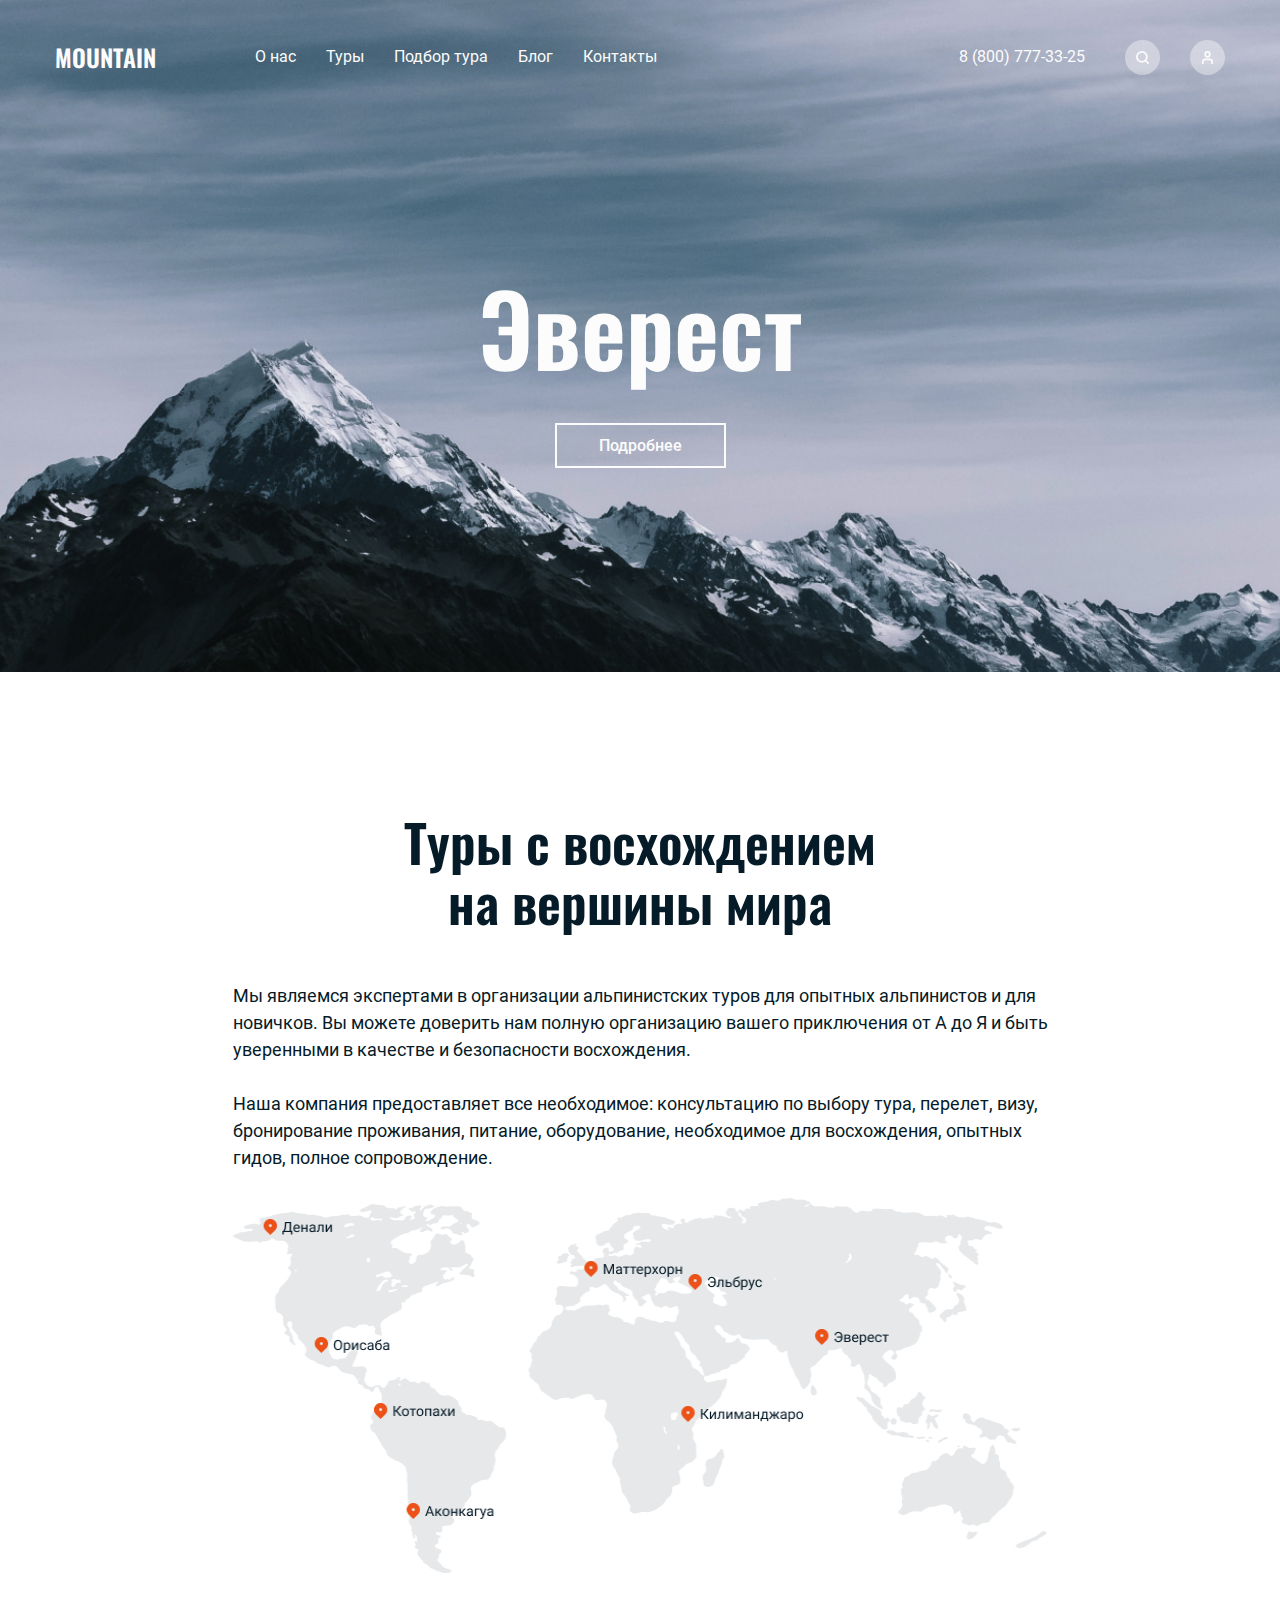
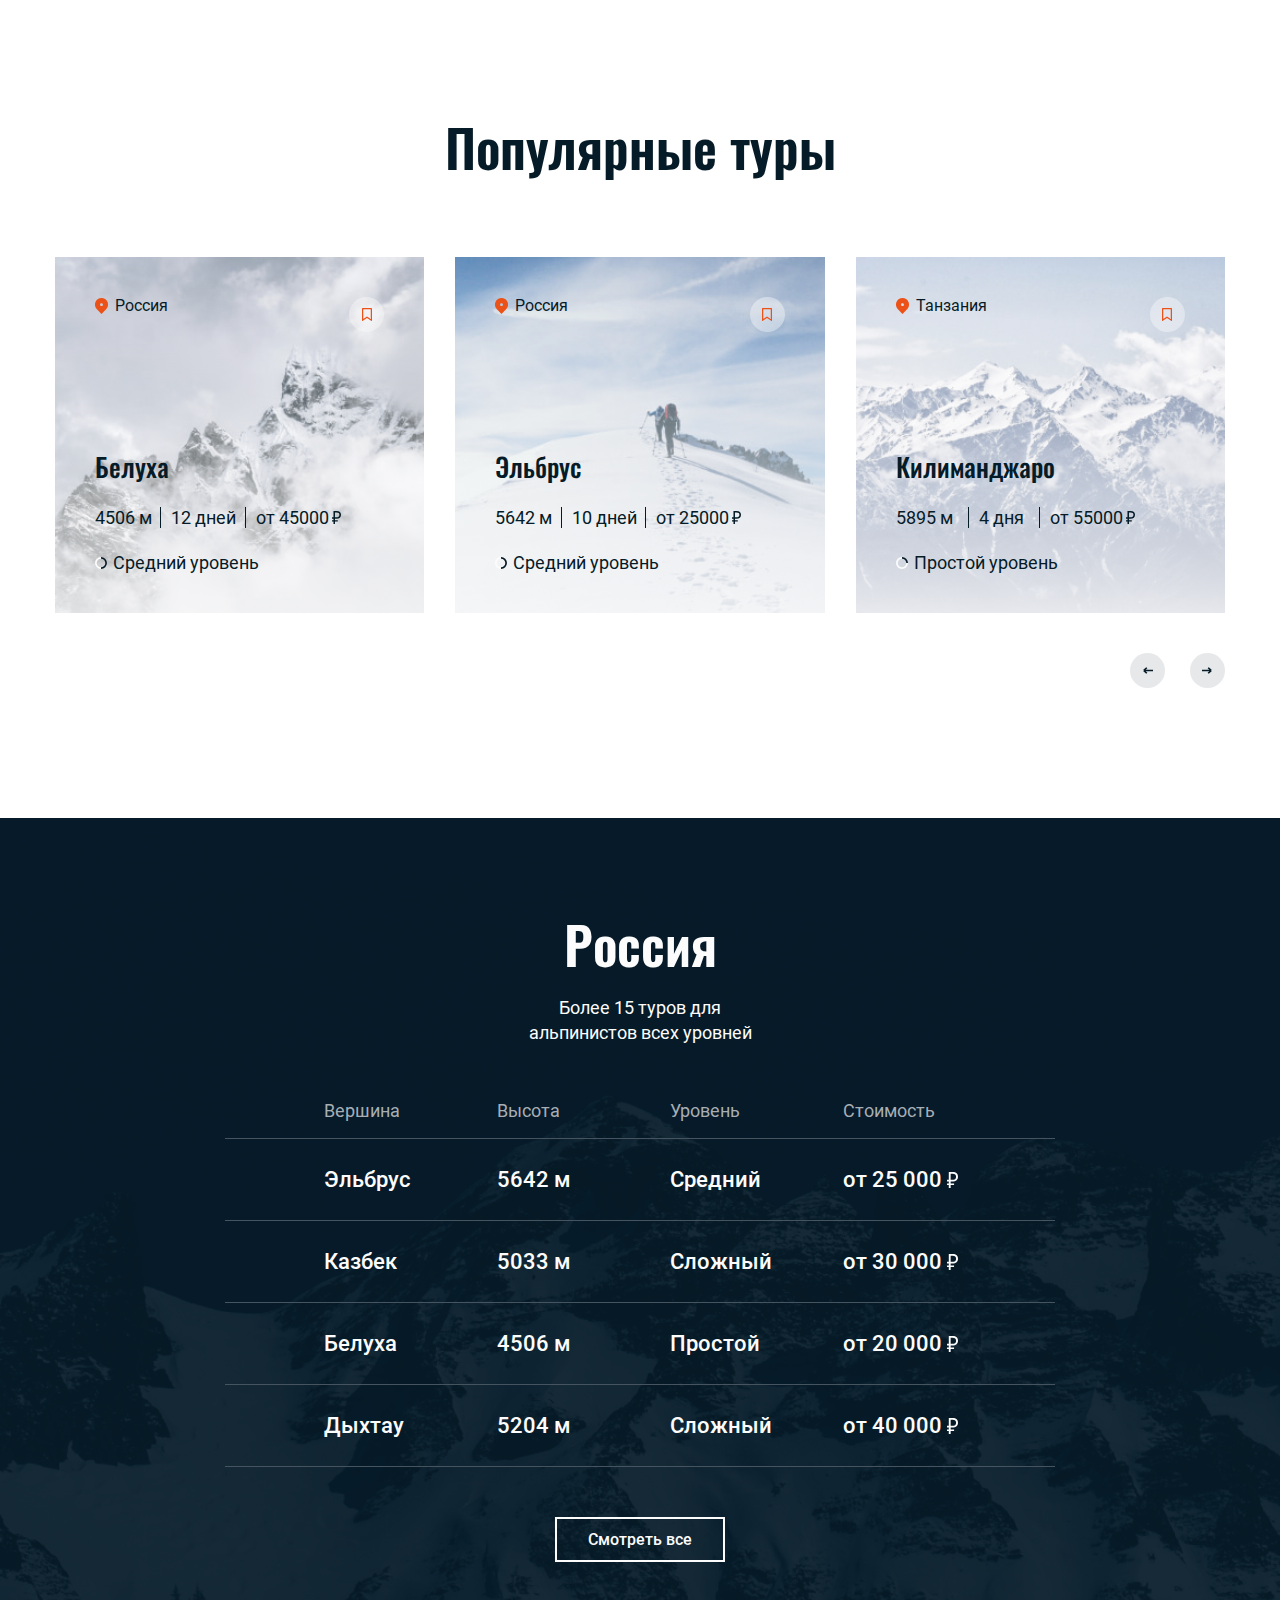
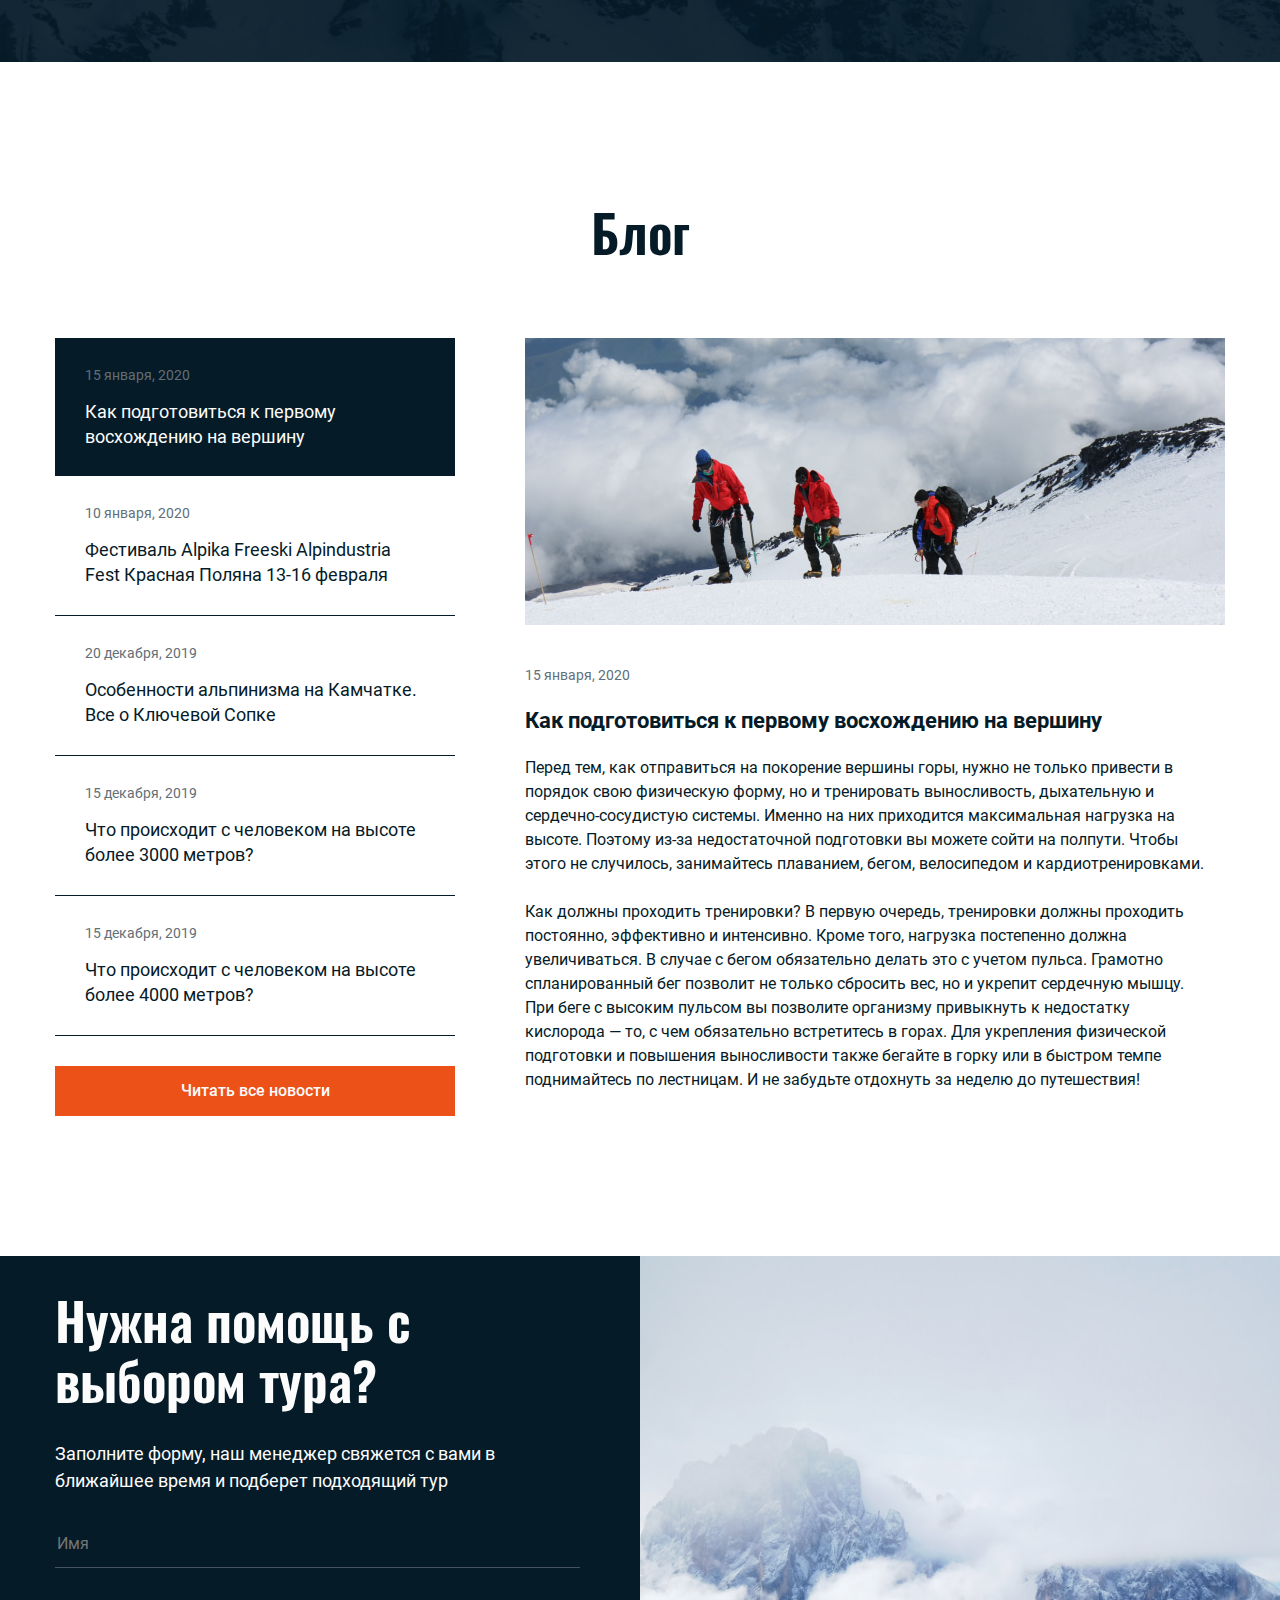
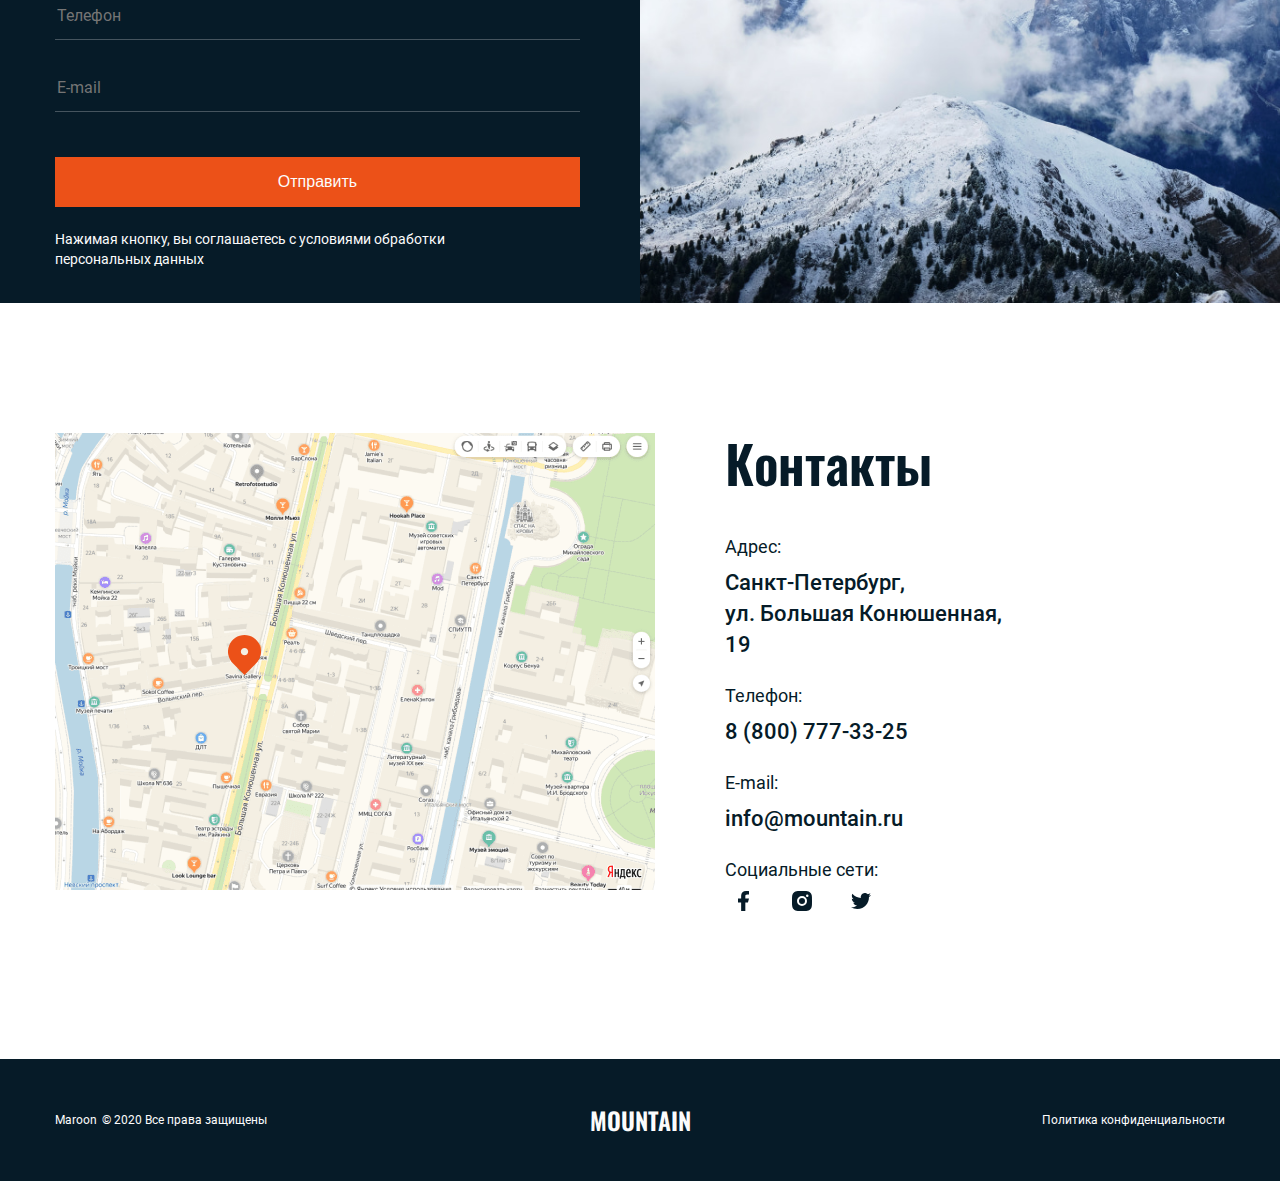
<file: index.html>
<!DOCTYPE html>

<html lang="ru">
    <head>
        <meta charset="utf-8">
		<title>MOUNTAIN. Туры с восхождением на вершины мира</title>
		<meta name="description" content="MOUNTAIN. Туры с восхождением на вершины мира">
		<meta name="keywords" content="Mountain, туры с восхождением, подбор туров, вершины мира, альпинизм, Эверест, Эльбрус">
		<meta name="viewport" content="width=device-width, initial-scale=1">
        <link rel="stylesheet" href="https://cdn.jsdelivr.net/npm/swiper@9/swiper-bundle.min.css">
        <link rel="stylesheet" href="./styles/fonts.css">
        <link rel="stylesheet" href="./styles/styles.css">
        <link rel="stylesheet" href="./styles/header.css">
        <link rel="stylesheet" href="./styles/page-main.css">
        <link rel="stylesheet" href="./styles/about-us.css">
        <link rel="stylesheet" href="./styles/popular-tours.css">
        <link rel="stylesheet" href="./styles/country.css">
        <link rel="stylesheet" href="./styles/blog.css">
        <link rel="stylesheet" href="./styles/help.css">
        <link rel="stylesheet" href="./styles/contacts.css">
        <link rel="stylesheet" href="./styles/footer.css">
    </head>

    <body class="page">
        <header class="header page__header">
            <div class="wrapper header-wrapper">
                <nav class="navigation">
                    <a class="logo navigation__link navigation__logo" href="index.html">Mountain</a>

                    <input class="burger-checkbox" type="checkbox" id="check-menu">
                    <label class="burger-label" for="check-menu"></label>

                    <div class="burger-menu">
                        <span class="burger-line line-first"></span>
                        <span class="burger-line line-second"></span>
                        <span class="burger-line line-third"></span>
                        <span class="burger-line line-fourth"></span>
                    </div>

                    <div class="navigation-burger">
                        <ul class="navigation__list navigation__list-one">
                            <li class="navigation__item">
                                <a class="navigation__link" href="#">О нас</a>
                            </li>
                            <li class="navigation__item">
                                <a class="navigation__link" href="#">Туры</a>
                            </li>
                            <li class="navigation__item">
                                <a class="navigation__link" href="#">Подбор тура</a>
                            </li>
                            <li class="navigation__item">
                                <a class="navigation__link" href="blog.html">Блог</a>
                            </li>
                            <li class="navigation__item">
                                <a class="navigation__link" href="#">Контакты</a>
                            </li>
                        </ul>

                        <ul class="navigation__list navigation__list-two">
                            <li class="navigation__item">
                                <a class="navigation__link navigation__phone" href="tel:+78007773325">8 (800) 777-33-25</a>
                            </li>
                            <li class="navigation__item">
                                <a class="navigation__link navigation__icon navigation__search" href="#">
                                    <span class="visually-hidden">Поиск</span>
                                </a>
                            </li>
                            <li class="navigation__item">
                                <a class="navigation__link navigation__icon navigation__account" href="#">
                                    <span class="visually-hidden">Личный кабинет</span>
                                </a>
                            </li>
                        </ul>
                    </div>
                </nav>

                <h1 class="visually-hidden">MOUNTAIN. Туры с восхождением на вершины мира</h1>

                <div class="promo">
                    <h2 class="title promo__title">Эверест</h2>
                    <a class="button promo__link" href="#">Подробнее</a>
                </div>
            </div>
		</header>

        <main class="page-main">
			<section class="about-us">
                <div class="about-us-wrapper">
                    <h2 class="title about-us__title">Туры с восхождением<br>на вершины мира</h2>
                    <p class="about-us__text">Мы являемся экспертами в организации альпинистских туров для опытных
                        альпинистов и для новичков. Вы можете доверить нам полную организацию вашего приключения
                        от А до Я и быть уверенными в качестве и безопасности восхождения.</p>

                    <p class="about-us__text">Наша компания предоставляет все необходимое: консультацию по выбору тура,
                        перелет, визу, бронирование проживания, питание, оборудование, необходимое для восхождения,
                        опытных гидов, полное сопровождение.</p>
                    <picture class="about-us__picture">
                        <source srcset="./images/map.png 1x, ./images/map@2x.png 2x" media="(min-width: 320px)">
                        <img class="about-us__image" src="./images/map.png" srcset="./images/map@2x.png" width="815" height="375" alt="Карта мира, на которой отмечены самые известные вершины мира">
                    </picture>
                </div>
			</section>

			<section class="popular-tours">
                <div class="wrapper popular-tours-wrapper">
                    <h2 class="title popular-tours__title">Популярные туры</h2>

                    <div class="swiper swiper-no-swiping">
                        <div class="mountains swiper-wrapper">
                            <div class="mountain mountain-one swiper-slide">
                                <h3 class="mountain__title">Белуха</h3>
                                <p class="mountain__country">Россия</p>
                                <button class="mountain__button" type="button">
                                    <svg width="10" height="13" xmlns="http://www.w3.org/2000/svg">
                                        <path d="M.625 0h8.75a.6226.6226 0 0 1 .442.1844.6322.6322 0 0 1 .183.4453v12.055a.3169.3169 0 0 1-.0432.1602.3138.3138 0 0 1-.118.1157.311.311 0 0 1-.3176-.0089L5 10.0946.4787 12.9511a.3102.3102 0 0 1-.3173.009.3131.3131 0 0 1-.118-.1155A.3165.3165 0 0 1 0 12.6847V.6297C0 .4627.0658.3025.183.1844A.6226.6226 0 0 1 .625 0ZM8.75 1.2595h-7.5v9.718L5 8.6091l3.75 2.3684v-9.718Z"/>
                                    </svg>
                                    <span class="visually-hidden">В закладки</span>
                                </button>
                                <div class="mountain__features">
                                    <p class="mountain__height">4506 м</p>
                                    <p class="mountain__time">12 дней</p>
                                    <p class="mountain__price">от 45000</p>
                                </div>
                                <p class="mountain__level">Средний уровень</p>
                            </div>

                            <div class="mountain mountain-two swiper-slide">
                                <h3 class="mountain__title">Эльбрус</h3>
                                <p class="mountain__country">Россия</p>
                                <button class="mountain__button" type="button">
                                    <svg width="10" height="13" fill="none" xmlns="http://www.w3.org/2000/svg">
                                        <path d="M.625 0h8.75a.6226.6226 0 0 1 .442.1844.6322.6322 0 0 1 .183.4453v12.055a.3169.3169 0 0 1-.0432.1602.3138.3138 0 0 1-.118.1157.311.311 0 0 1-.3176-.0089L5 10.0946.4787 12.9511a.3102.3102 0 0 1-.3173.009.3131.3131 0 0 1-.118-.1155A.3165.3165 0 0 1 0 12.6847V.6297C0 .4627.0658.3025.183.1844A.6226.6226 0 0 1 .625 0ZM8.75 1.2595h-7.5v9.718L5 8.6091l3.75 2.3684v-9.718Z" fill="#EC5118"/>
                                    </svg>
                                    <span class="visually-hidden">В закладки</span>
                                </button>
                                <div class="mountain__features">
                                    <p class="mountain__height">5642 м</p>
                                    <p class="mountain__time">10 дней</p>
                                    <p class="mountain__price">от 25000</p>
                                </div>
                                <p class="mountain__level">Средний уровень</p>
                            </div>

                            <div class="mountain mountain-three swiper-slide">
                                <h3 class="mountain__title">Килиманджаро</h3>
                                <p class="mountain__country">Танзания</p>
                                <button class="mountain__button" type="button">
                                    <svg width="10" height="13" fill="none" xmlns="http://www.w3.org/2000/svg">
                                        <path d="M.625 0h8.75a.6226.6226 0 0 1 .442.1844.6322.6322 0 0 1 .183.4453v12.055a.3169.3169 0 0 1-.0432.1602.3138.3138 0 0 1-.118.1157.311.311 0 0 1-.3176-.0089L5 10.0946.4787 12.9511a.3102.3102 0 0 1-.3173.009.3131.3131 0 0 1-.118-.1155A.3165.3165 0 0 1 0 12.6847V.6297C0 .4627.0658.3025.183.1844A.6226.6226 0 0 1 .625 0ZM8.75 1.2595h-7.5v9.718L5 8.6091l3.75 2.3684v-9.718Z" fill="#EC5118"/>
                                    </svg>
                                    <span class="visually-hidden">В закладки</span>
                                </button>
                                <div class="mountain__features">
                                    <p class="mountain__height">5895 м</p>
                                    <p class="mountain__time">4 дня</p>
                                    <p class="mountain__price">от 55000</p>
                                </div>
                                <p class="mountain__level">Простой уровень</p>
                            </div>

                            <div class="mountain mountain-one swiper-slide">
                                <h3 class="mountain__title">Белуха</h3>
                                <p class="mountain__country">Россия</p>
                                <button class="mountain__button" type="button">
                                    <svg width="10" height="13" fill="none" xmlns="http://www.w3.org/2000/svg">
                                        <path d="M.625 0h8.75a.6226.6226 0 0 1 .442.1844.6322.6322 0 0 1 .183.4453v12.055a.3169.3169 0 0 1-.0432.1602.3138.3138 0 0 1-.118.1157.311.311 0 0 1-.3176-.0089L5 10.0946.4787 12.9511a.3102.3102 0 0 1-.3173.009.3131.3131 0 0 1-.118-.1155A.3165.3165 0 0 1 0 12.6847V.6297C0 .4627.0658.3025.183.1844A.6226.6226 0 0 1 .625 0ZM8.75 1.2595h-7.5v9.718L5 8.6091l3.75 2.3684v-9.718Z" fill="#EC5118"/>
                                    </svg>
                                    <span class="visually-hidden">В закладки</span>
                                </button>
                                <div class="mountain__features">
                                    <p class="mountain__height">4506 м</p>
                                    <p class="mountain__time">12 дней</p>
                                    <p class="mountain__price">от 45000</p>
                                </div>
                                <p class="mountain__level">Средний уровень</p>
                            </div>

                            <div class="mountain mountain-two swiper-slide">
                                <h3 class="mountain__title">Эльбрус</h3>
                                <p class="mountain__country">Россия</p>
                                <button class="mountain__button" type="button">
                                    <svg width="10" height="13" fill="none" xmlns="http://www.w3.org/2000/svg">
                                        <path d="M.625 0h8.75a.6226.6226 0 0 1 .442.1844.6322.6322 0 0 1 .183.4453v12.055a.3169.3169 0 0 1-.0432.1602.3138.3138 0 0 1-.118.1157.311.311 0 0 1-.3176-.0089L5 10.0946.4787 12.9511a.3102.3102 0 0 1-.3173.009.3131.3131 0 0 1-.118-.1155A.3165.3165 0 0 1 0 12.6847V.6297C0 .4627.0658.3025.183.1844A.6226.6226 0 0 1 .625 0ZM8.75 1.2595h-7.5v9.718L5 8.6091l3.75 2.3684v-9.718Z" fill="#EC5118"/>
                                    </svg>
                                    <span class="visually-hidden">В закладки</span>
                                </button>
                                <div class="mountain__features">
                                    <p class="mountain__height">5642 м</p>
                                    <p class="mountain__time">10 дней</p>
                                    <p class="mountain__price">от 25000</p>
                                </div>
                                <p class="mountain__level">Средний уровень</p>
                            </div>

                            <div class="mountain mountain-three swiper-slide">
                                <h3 class="mountain__title">Килиманджаро</h3>
                                <p class="mountain__country">Танзания</p>
                                <button class="mountain__button" type="button">
                                    <svg width="10" height="13" fill="none" xmlns="http://www.w3.org/2000/svg">
                                        <path d="M.625 0h8.75a.6226.6226 0 0 1 .442.1844.6322.6322 0 0 1 .183.4453v12.055a.3169.3169 0 0 1-.0432.1602.3138.3138 0 0 1-.118.1157.311.311 0 0 1-.3176-.0089L5 10.0946.4787 12.9511a.3102.3102 0 0 1-.3173.009.3131.3131 0 0 1-.118-.1155A.3165.3165 0 0 1 0 12.6847V.6297C0 .4627.0658.3025.183.1844A.6226.6226 0 0 1 .625 0ZM8.75 1.2595h-7.5v9.718L5 8.6091l3.75 2.3684v-9.718Z" fill="#EC5118"/>
                                    </svg>
                                    <span class="visually-hidden">В закладки</span>
                                </button>
                                <div class="mountain__features">
                                    <p class="mountain__height">5895 м</p>
                                    <p class="mountain__time">4 дня</p>
                                    <p class="mountain__price">от 55000</p>
                                </div>
                                <p class="mountain__level">Простой уровень</p>
                            </div>
                        </div>
                    </div>

                    <div class="buttons">
                        <button class="button__previous swiper-button-prev" type="button">
                            <span class="visually-hidden">Предыдущий слайд</span>
                        </button>
                        <button class="button__next swiper-button-next" type="button">
                            <span class="visually-hidden">Следующий слайд</span>
                        </button>
                    </div>
                </div>
			</section>

			<section class="country">
                <div class="wrapper country-wrapper">
                    <h2 class="title country__title">Россия</h2>
                    <p class="country__text">Более 15 туров для альпинистов всех уровней</p>

                    <div class="mountains-table">
                        <div class="mountains-table__row">
                            <div class="mountains-table__cell mountains-table__title">Вершина</div>
                            <div class="mountains-table__cell mountains-table__title">Высота</div>
                            <div class="mountains-table__cell mountains-table__title">Уровень</div>
                            <div class="mountains-table__cell mountains-table__title">Стоимость</div>
                        </div>

                        <div class="mountains-table__row">
                            <div class="mountains-table__cell">Эльбрус</div>
                            <div class="mountains-table__cell">5642 м</div>
                            <div class="mountains-table__cell">Средний</div>
                            <div class="mountains-table__cell">от 25 000</div>
                        </div>

                        <div class="mountains-table__row">
                            <div class="mountains-table__cell">Казбек</div>
                            <div class="mountains-table__cell">5033 м</div>
                            <div class="mountains-table__cell">Сложный</div>
                            <div class="mountains-table__cell">от 30 000</div>
                        </div>

                        <div class="mountains-table__row">
                            <div class="mountains-table__cell">Белуха</div>
                            <div class="mountains-table__cell">4506 м</div>
                            <div class="mountains-table__cell">Простой</div>
                            <div class="mountains-table__cell">от 20 000</div>
                        </div>

                        <div class="mountains-table__row">
                            <div class="mountains-table__cell">Дыхтау</div>
                            <div class="mountains-table__cell">5204 м</div>
                            <div class="mountains-table__cell">Сложный</div>
                            <div class="mountains-table__cell">от 40 000</div>
                        </div>
                    </div>

                    <a class="button country__link" href="#">Смотреть все</a>
                </div>
			</section>

			<section class="blog">
                <div class="wrapper blog-wrapper">
                    <h2 class="title blog__title">Блог</h2>

                    <div class="blog-menu">
                        <div class="blog-menu__link-wrapper">
                            <a href="#post_1" class="blog-menu__link blog-menu__link_current">
                                <h3 class="blog-menu__title">Как подготовиться к первому восхождению на вершину</h3>
                                <time class="time blog-menu__time" datetime="2020-01-15">15 января, 2020</time>
                            </a>
                        </div>

                        <div class="blog-menu__link-wrapper">
                            <a href="#post_2" class="blog-menu__link">
                                <h3 class="blog-menu__title">Фестиваль Alpika Freeski Аlpindustria Fest Красная Поляна 13-16 февраля</h3>
                                <time class="time blog-menu__time" datetime="2020-01-10">10 января, 2020</time>
                            </a>
                        </div>

                        <div class="blog-menu__link-wrapper">
                            <a href="#post_3" class="blog-menu__link">
                                <h3 class="blog-menu__title">Особенности альпинизма на Камчатке. Все о Ключевой Сопке</h3>
                                <time class="time blog-menu__time" datetime="2019-12-20">20 декабря, 2019</time>
                            </a>
                        </div>

                        <div class="blog-menu__link-wrapper">
                            <a href="#post_4" class="blog-menu__link">
                                <h3 class="blog-menu__title">Что происходит с человеком на высоте более 3000 метров?</h3>
                                <time class="time blog-menu__time" datetime="2019-12-15">15 декабря, 2019</time>
                            </a>
                        </div>

                        <div class="blog-menu__link-wrapper">
                            <a href="#post_5" class="blog-menu__link">
                                <h3 class="blog-menu__title">Что происходит с человеком на высоте более 4000 метров?</h3>
                                <time class="time blog-menu__time" datetime="2019-12-15">15 декабря, 2019</time>
                            </a>
                        </div>

                        <a class="button blog__link button_orange" href="./blog.html">Читать все новости</a>
                    </div>

                    <div class="posts">
                        <article id="post_1" class="post">
                            <h3 class="post__title">Как подготовиться к первому восхождению на вершину</h3>
                            <time class="time post__time" datetime="2020-01-15">15 января, 2020</time>
                            <picture class="post__picture">
                                <source srcset="./images/blog.jpeg 1x, ./images/blog@2x.jpeg 2x" media="(min-width: 320px)">
                                <img class="post__image" src="./images/blog.jpeg" srcset="./images/blog@2x.jpeg 2x" alt="Три альпиниста в горах">
                            </picture>

                            <p class="post__text paragraph-one">Перед тем, как отправиться на покорение вершины горы, нужно не
                                только привести в порядок свою физическую форму, но и тренировать выносливость,
                                дыхательную и сердечно-сосудистую системы. Именно на них приходится максимальная
                                нагрузка на высоте. Поэтому из-за недостаточной подготовки вы можете сойти на полпути.
                                Чтобы этого не случилось, занимайтесь плаванием, бегом, велосипедом и кардиотренировками.</p>

                            <p class="post__text paragraph-two">Как должны проходить тренировки? В первую очередь, тренировки
                                должны проходить постоянно, эффективно и интенсивно. Кроме того, нагрузка постепенно
                                должна увеличиваться. В случае с бегом обязательно делать это с учетом пульса. Грамотно
                                спланированный бег позволит не только сбросить вес, но и укрепит сердечную мышцу. При
                                беге с высоким пульсом вы позволите организму привыкнуть к недостатку кислорода — то,
                                с чем обязательно встретитесь в горах. Для укрепления физической подготовки и повышения
                                выносливости также бегайте в горку или в быстром темпе поднимайтесь по лестницам. И не
                                забудьте отдохнуть за неделю до путешествия!</p>
                        </article>
                    </div>
                </div>
            </section>

			<section class="help">
                <div class="help-wrapper">
                    <h2 class="title help__title">Нужна помощь с выбором тура?</h2>
                    <p class="help__text">Заполните форму, наш менеджер свяжется с вами в ближайшее время и подберет подходящий тур</p>

                    <form class="help__form" action="#" method="post">
                        <label>
                            <input class="help__field" type="text" name="name" placeholder="Имя" required>
                        </label>

                        <label>
                            <input class="help__field" type="tel" name="phone" placeholder="Телефон" required>
                        </label>

                        <label>
                            <input class="help__field" type="email" name="email" placeholder="E-mail" required>
                        </label>

                        <button class="button help__button button_orange" type="button">Отправить</button>
                    </form>

                    <p class="help__note">Нажимая кнопку, вы соглашаетесь с условиями обработки персональных данных</p>
                </div>

                <picture class="help__picture">
                    <source srcset="./images/help.jpeg 1x, ./images/help@2x.jpeg 2x" media="(min-width: 320px)">
                    <img class="help__image" src="./images/help.jpeg" srcset="./images/help@2x.jpeg 2x" alt="Горы">
                </picture>
            </section>

			<section class="contacts">
                <div class="wrapper contacts-wrapper">
                    <h2 class="title contacts__title">Контакты</h2>

                    <picture class="contacts__picture">
                        <source srcset="./images/contacts_map.png 1x, ./images/contacts_map@2x.png 2x" media="(min-width: 320px)">
                        <img class="contacts__image" src="./images/contacts_map.png" srcset="./images/contacts_map@2x.png 2x" alt="Яндекс карта с адресом">
                    </picture>

                    <address class="address">
                        <div class="address__place">
                            <p class="address__title">Адрес:</p>
                            <p class="address__text">Санкт-Петербург,<br> ул. Большая Конюшенная, 19</p>
                        </div>

                        <div class="address__phone">
                            <p class="address__title">Телефон:</p>
                            <a class="address__text address__link" href="tel:+78007773325">8 (800) 777-33-25</a>
                        </div>

                        <div class="address__mail">
                            <p class="address__title">E-mail:</p>
                            <a class="address__text address__link" href="mailto:info@mountain.ru">info@mountain.ru</a>
                        </div>

                        <div class="address__social">
                            <p class="address__title">Социальные сети:</p>
                            <div class="address__social-wrapper">
                                <a class="address__link link__fb" href="#">
                                    <svg width="11" height="20" fill="none" xmlns="http://www.w3.org/2000/svg">
                                        <path d="M7.3333 11.5h2.619L11 7.5H7.3333v-2c0-1.03 0-2 2.0953-2H11V.14C10.6585.097 9.3689 0 8.007 0 5.1626 0 3.1429 1.657 3.1429 4.7v2.8H0v4h3.1429V20h4.1904v-8.5Z" fill="#061B28"/>
                                    </svg>
                                    <span class="visually-hidden">Facebook</span>
                                </a>
                                <a class="address__link link__instagram" href="#">
                                    <svg width="20" height="20" fill="none" xmlns="http://www.w3.org/2000/svg">
                                        <path d="M10 0c2.717 0 3.056.01 4.122.06 1.065.05 1.79.217 2.428.465.66.254 1.216.598 1.772 1.153.509.5.902 1.105 1.153 1.772.247.637.415 1.363.465 2.428.047 1.066.06 1.405.06 4.122 0 2.717-.01 3.056-.06 4.122-.05 1.065-.218 1.79-.465 2.428a4.883 4.883 0 0 1-1.153 1.772c-.5.508-1.105.902-1.772 1.153-.637.247-1.363.415-2.428.465-1.066.047-1.405.06-4.122.06-2.717 0-3.056-.01-4.122-.06-1.065-.05-1.79-.218-2.428-.465a4.89 4.89 0 0 1-1.772-1.153A4.904 4.904 0 0 1 .525 16.55C.277 15.913.11 15.187.06 14.122.013 13.056 0 12.717 0 10c0-2.717.01-3.056.06-4.122.05-1.066.217-1.79.465-2.428a4.88 4.88 0 0 1 1.153-1.772A4.897 4.897 0 0 1 3.45.525C4.088.277 4.812.11 5.878.06 6.944.013 7.283 0 10 0Zm0 5a5 5 0 1 0 0 10 5 5 0 0 0 0-10Zm6.5-.25a1.25 1.25 0 1 0-2.5 0 1.25 1.25 0 0 0 2.5 0ZM10 7a3 3 0 1 1 0 6 3 3 0 0 1 0-6Z" fill="#061B28"/>
                                    </svg>
                                    <span class="visually-hidden">Instagram</span>
                                </a>
                                <a class="address__link link__twitter" href="#">
                                    <svg width="20" height="16" fill="none" xmlns="http://www.w3.org/2000/svg">
                                        <path d="M19.999 1.9a8.33 8.33 0 0 1-2.357.635A4.063 4.063 0 0 0 19.448.3a8.281 8.281 0 0 1-2.606.98A4.124 4.124 0 0 0 14.513.054a4.162 4.162 0 0 0-2.605.424 4.065 4.065 0 0 0-1.804 1.898 3.978 3.978 0 0 0-.254 2.587 11.8 11.8 0 0 1-4.685-1.225A11.617 11.617 0 0 1 1.392.744a3.974 3.974 0 0 0-.555 2.03c0 1.4.724 2.637 1.825 3.36A4.14 4.14 0 0 1 .804 5.63v.05a4 4 0 0 0 .928 2.557A4.118 4.118 0 0 0 4.095 9.64a4.196 4.196 0 0 1-1.854.07 4.043 4.043 0 0 0 1.46 2.007 4.15 4.15 0 0 0 2.373.797 8.288 8.288 0 0 1-2.868 1.43A8.365 8.365 0 0 1 0 14.186 11.746 11.746 0 0 0 6.29 16c7.547 0 11.675-6.152 11.675-11.488 0-.174-.005-.35-.013-.522A8.262 8.262 0 0 0 20 1.9h-.001Z" fill="#061B28"/>
                                    </svg>
                                    <span class="visually-hidden">Twitter</span>
                                </a>
                            </div>
                        </div>
                    </address>
                </div>
            </section>
		</main>

        <footer class="footer page-footer">
            <div class="wrapper footer-wrapper">
                <section class="copyright">
                    <h2 class="visually-hidden">Копирайт</h2>
                    <a class="footer-link copyright__link" href="#">Maroon</a>
                    <p class="copyright__text">&copy; 2020 Все права защищены</p>
                </section>

                <section class="footer-navigation">
                    <h2 class="visually-hidden">Ссылка на главную страницу</h2>
                    <a class="logo footer-link footer-navigation__link" href="index.html">Mountain</a>
                </section>

                <section class="politics">
                    <h2 class="visually-hidden">Политика конфиденциальности</h2>
                    <a class="footer-link politics__link" href="#">Политика конфиденциальности</a>
                </section>
            </div>
        </footer>

        <script src="https://cdn.jsdelivr.net/npm/swiper@9/swiper-bundle.min.js"></script>
        <script src="./scripts/slider.js"></script>
    </body>
</html>
</file>
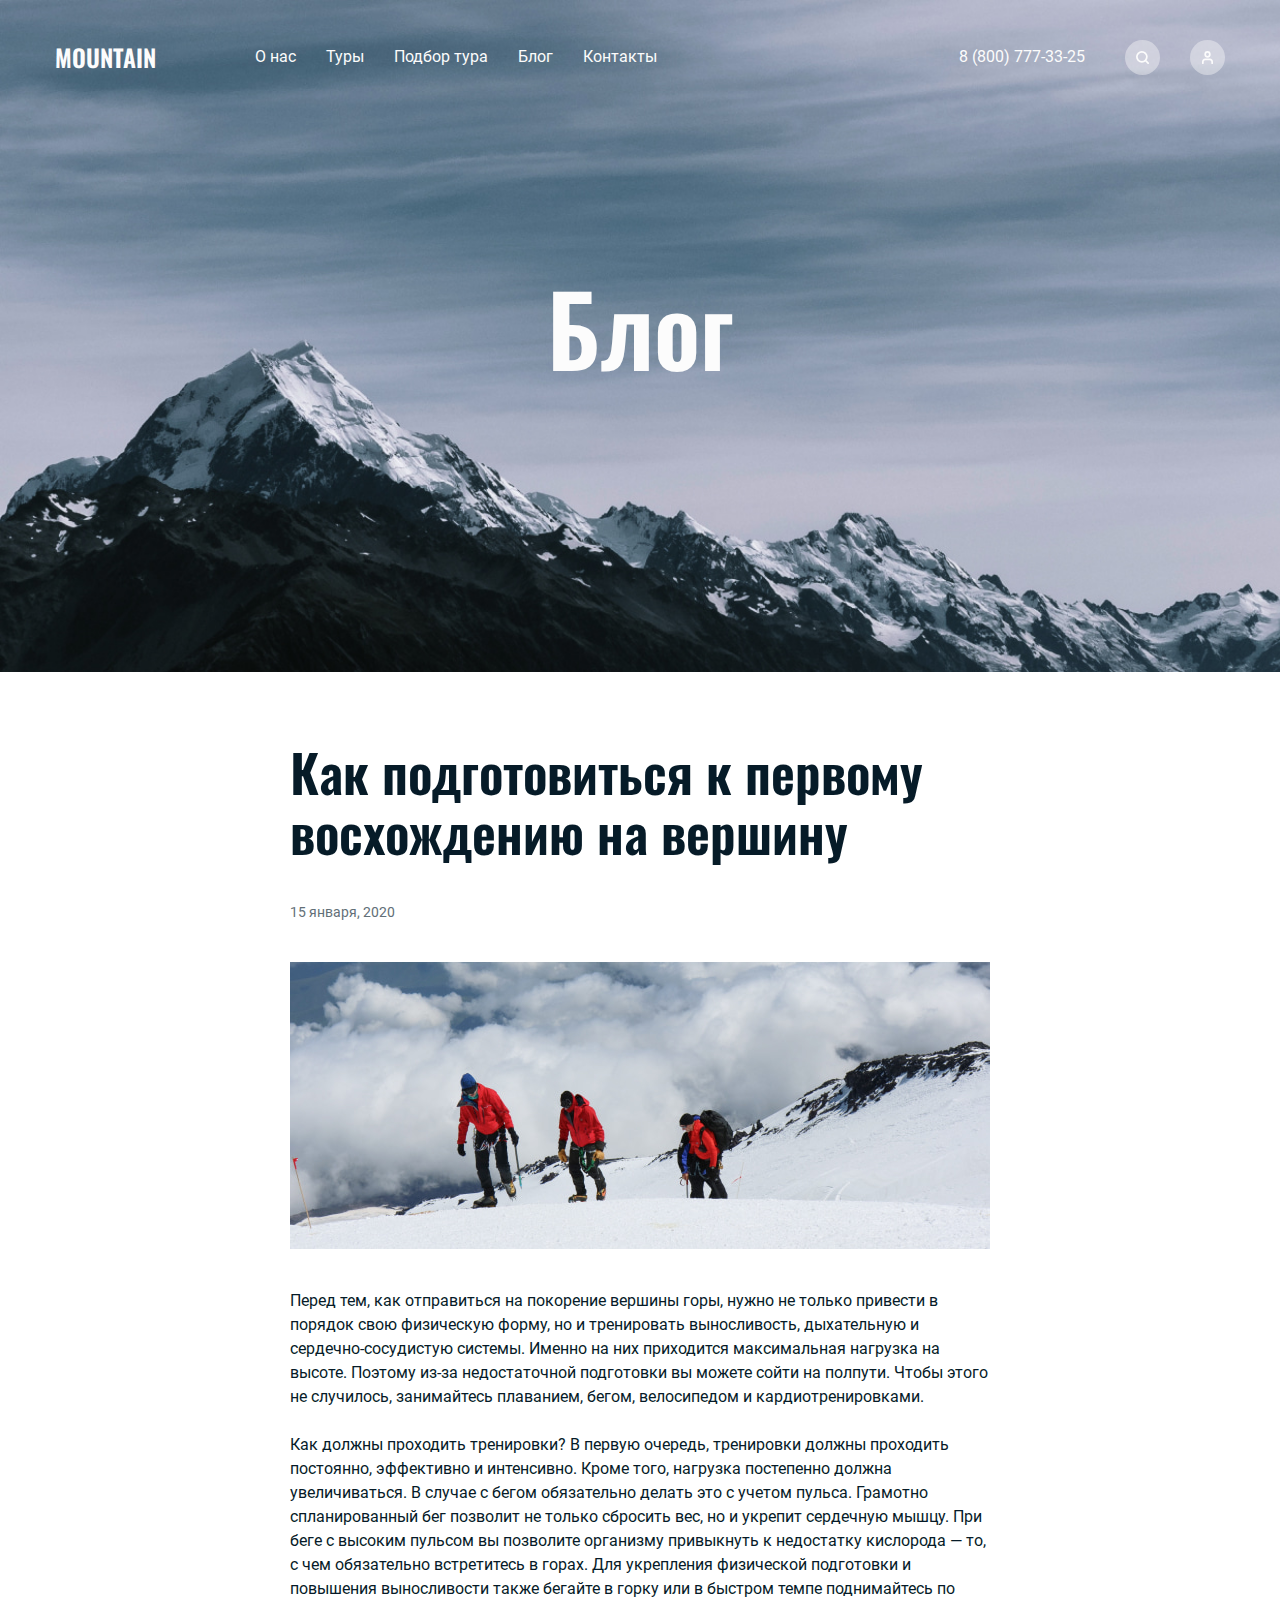
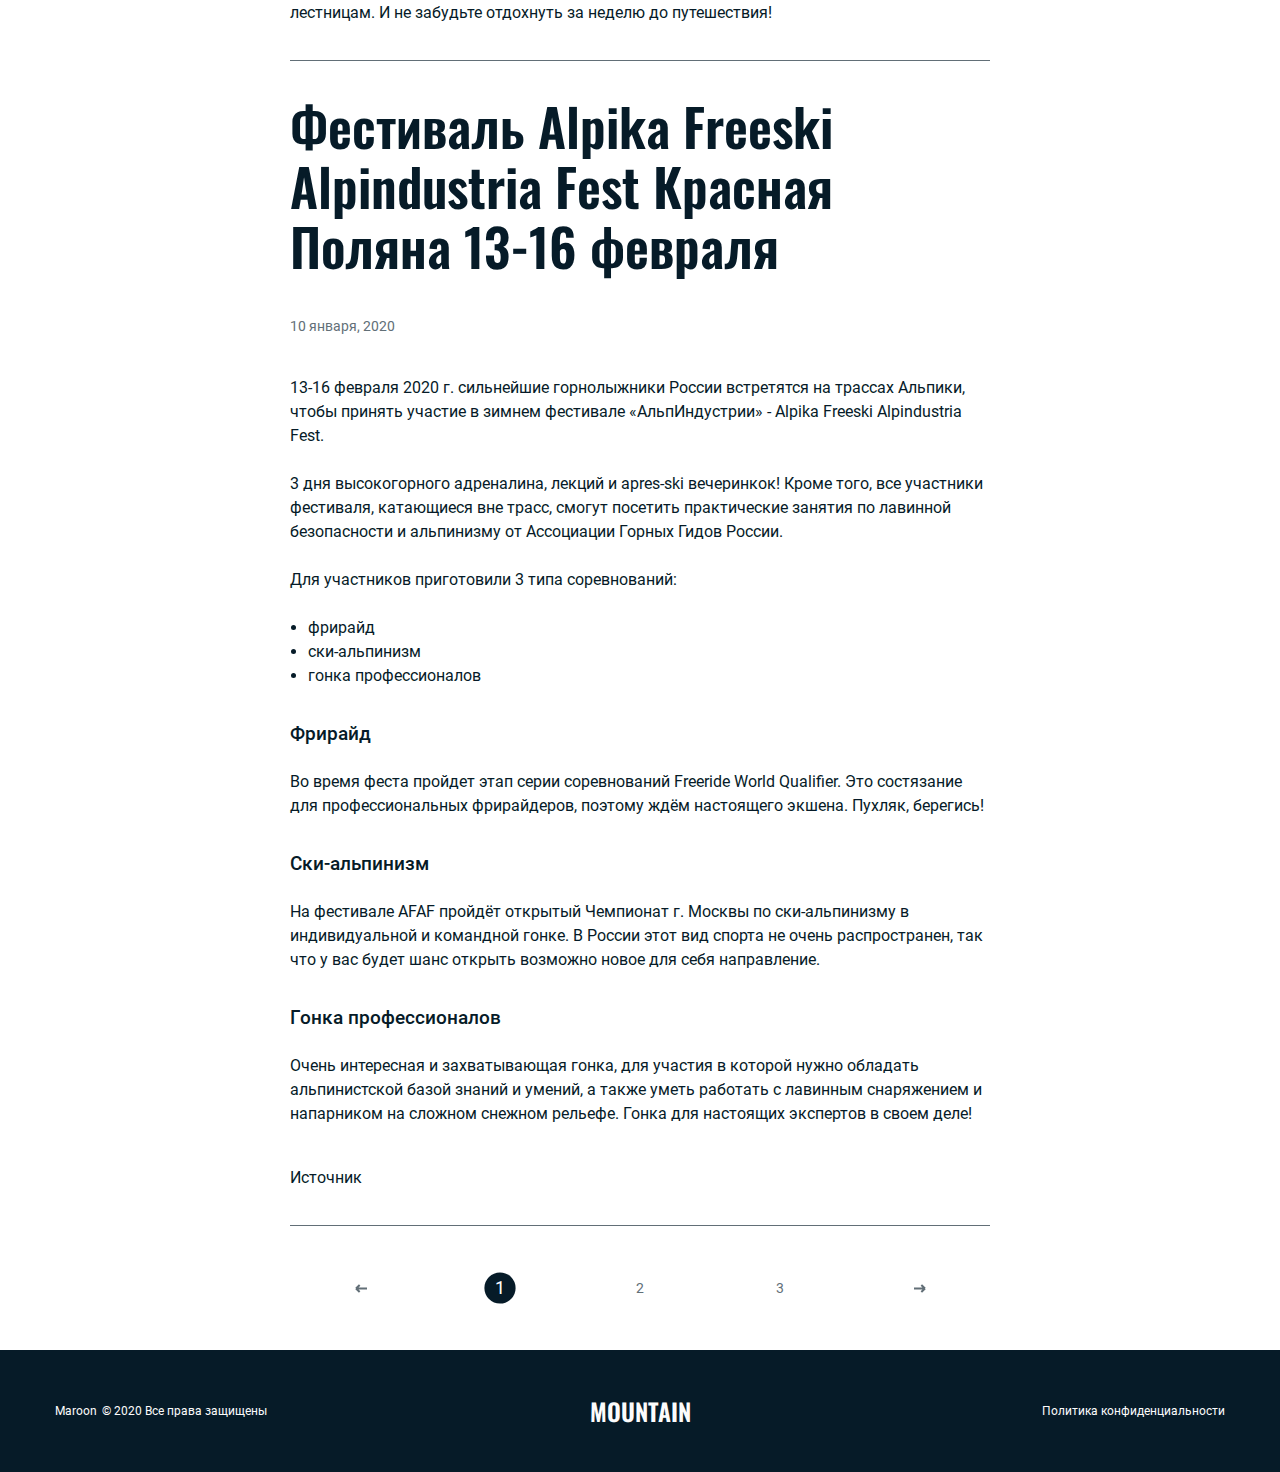
<file: blog.html>
<!DOCTYPE html>

<html lang="ru">
    <head>
        <meta charset="utf-8">
        <title>"MOUNTAIN. Блог"</title>
        <meta name="description" content="MOUNTAIN. Блог">
        <meta name="keywords" content="MOUNTAIN, блог, статьи, новости, альпинизм, восхождение, горы, вершины">
        <meta name="viewport" content="device=device-width, initial-scale=1">
        <link rel="stylesheet" href="./styles/fonts.css">
        <link rel="stylesheet" href="./styles/styles.css">
        <link rel="stylesheet" href="./styles/header.css">
        <link rel="stylesheet" href="./styles/blog-page__main.css">
        <link rel="stylesheet" href="./styles/our-blog.css">
        <link rel="stylesheet" href="./styles/footer.css">
    </head>

    <body class="blog-page">
        <header class="header blog-page__header">
            <div class="wrapper header-wrapper">
                <nav class="navigation">
                    <a class="logo navigation__link navigation__logo" href="index.html">MOUNTAIN</a>

                    <input class="burger-checkbox" type="checkbox" id="check-menu">
                    <label class="burger-label" for="check-menu"></label>

                    <div class="burger-menu">
                        <span class="burger-line line-first"></span>
                        <span class="burger-line line-second"></span>
                        <span class="burger-line line-third"></span>
                        <span class="burger-line line-fourth"></span>
                    </div>

                    <div class="navigation-burger">
                        <ul class="navigation__list navigation__list-one">
                            <li class="navigation__item">
                                <a class="navigation__link" href="index.html">О нас</a>
                            </li>
                            <li class="navigation__item">
                                <a class="navigation__link" href="#">Туры</a>
                            </li>
                            <li class="navigation__item">
                                <a class="navigation__link" href="#">Подбор тура</a>
                            </li>
                            <li class="navigation__item">
                                <a class="navigation__link" href="blog.html">Блог</a>
                            </li>
                            <li class="navigation__item">
                                <a class="navigation__link" href="#">Контакты</a>
                            </li>
                        </ul>

                        <ul class="navigation__list navigation__list-two">
                            <li class="navigation__item">
                                <a class="navigation__link navigation__phone" href="tel:+78007773325">8 (800) 777-33-25</a>
                            </li>
                            <li class="navigation__item">
                                <a class="navigation__link navigation__icon navigation__search" href="#">
                                    <span class="visually-hidden">Поиск</span>
                                </a>
                            </li>
                            <li class="navigation__item">
                                <a class="navigation__link navigation__icon navigation__account" href="#">
                                    <span class="visually-hidden">Личный кабинет</span>
                                </a>
                            </li>
                        </ul>
                    </div>
                </nav>

                <h1 class="title blog-page__title">Блог</h1>
            </div>
		</header>

        <main class="blog-page__main">
            <section class="our-blog wrapper">
                <h2 class="visually-hidden">Статьи, новости, анонсы</h2>
                <div class="posts">
                    <article class="post post-one">
                        <h3 class="title post__title">Как подготовиться к первому восхождению на вершину</h3>
                        <time class="time post__time" datetime="2020-01-15">15 января, 2020</time>
                        <picture class="post__picture">
                            <source srcset="./images/blog.jpeg 1x, ./images/blog@2x.jpeg 2x" media="(min-width: 320px)">
                            <img class="post__image" src="./images/blog.jpeg" srcset="./images/blog@2x.jpeg 2x" alt="Три альпиниста в горах">
                        </picture>

                        <div class="text-wrapper">
                            <p class="post__text">Перед тем, как отправиться на покорение вершины горы, нужно не
                                только привести в порядок свою физическую форму, но и тренировать выносливость,
                                дыхательную и сердечно-сосудистую системы. Именно на них приходится максимальная
                                нагрузка на высоте. Поэтому из-за недостаточной подготовки вы можете сойти на полпути.
                                Чтобы этого не случилось, занимайтесь плаванием, бегом, велосипедом и кардиотренировками.</p>

                            <p class="post__text">Как должны проходить тренировки? В первую очередь, тренировки
                                должны проходить постоянно, эффективно и интенсивно. Кроме того, нагрузка постепенно
                                должна увеличиваться. В случае с бегом обязательно делать это с учетом пульса. Грамотно
                                спланированный бег позволит не только сбросить вес, но и укрепит сердечную мышцу. При
                                беге с высоким пульсом вы позволите организму привыкнуть к недостатку кислорода — то,
                                с чем обязательно встретитесь в горах. Для укрепления физической подготовки и повышения
                                выносливости также бегайте в горку или в быстром темпе поднимайтесь по лестницам. И не
                                забудьте отдохнуть за неделю до путешествия!</p>
                        </div>
                    </article>

                    <article class="post post-two">
                        <h3 class="title post__title">Фестиваль Alpika Freeski Аlpindustria Fest Красная Поляна 13-16 февраля</h3>
                        <time class="time post__time" datetime="2020-01-10">10 января, 2020</time>

                        <div class="text-wrapper">
                            <p class="post__text">13-16 февраля 2020 г. сильнейшие горнолыжники России встретятся на трассах
                                Альпики, чтобы принять участие в зимнем фестивале «АльпИндустрии» - Alpika Freeski Alpindustria Fest.</p>

                            <p class="post__text">3 дня высокогорного адреналина, лекций и apres-ski вечеринкок! Кроме того, все участники фестиваля,
                                катающиеся вне трасс, смогут посетить практические занятия по лавинной безопасности и альпинизму
                                от Ассоциации Горных Гидов России.</p>

                            <p class="post__text">Для участников приготовили 3 типа соревнований:</p>
                            <ul class="post__list">
                                <li class="post__item">фрирайд</li>
                                <li class="post__item">ски-альпинизм</li>
                                <li class="post__item">гонка профессионалов</li>
                            </ul>

                            <h4 class="post__title-inner">Фрирайд</h4>
                            <p class="post__text">Во время феста пройдет этап серии соревнований Freeride World Qualifier.
                                Это состязание для профессиональных фрирайдеров, поэтому ждём настоящего экшена.
                                Пухляк, берегись!</p>

                            <h4  class="post__title-inner">Ски-альпинизм</h4>
                            <p class="post__text">На фестивале AFAF пройдёт открытый Чемпионат г. Москвы по ски-альпинизму
                                в индивидуальной и командной гонке. В России этот вид спорта не очень распространен, так
                                что у вас будет шанс открыть возможно новое для себя направление.</p>

                            <h4  class="post__title-inner">Гонка профессионалов</h4>
                            <p class="post__text">Очень интересная и захватывающая гонка, для участия в которой нужно
                                обладать альпинистской базой знаний и умений, а также уметь работать с лавинным снаряжением
                                и напарником на сложном снежном рельефе. Гонка для настоящих экспертов в своем деле!</p>
                        </div>

                        <a class="post__link" href="https://polyanaski.ru/news/alpika-freeski-alpindustria-fest-na-kurorte-gazprom-/">Источник</a>
                    </article>
                </div>

                <ol class="pagination">
                    <li class="pagination__item">
                        <a class="pagination__link pagination__previous pagination__link_disabled" href="#">
                            <svg width="13" height="9" fill="none" xmlns="http://www.w3.org/2000/svg">
                                <path d="M13 4.5H2m0 0L5.6667 8M2 4.5 5.6667 1" stroke="#061B28" stroke-width="2"/>
                            </svg>
                            <span class="visually-hidden">Предыдущая страница</span>
                        </a>
                    </li>
                    <li class="pagination__item">
                        <a class="pagination__link pagination__link_current">1</a>
                    </li>
                    <li class="pagination__item">
                        <a class="pagination__link" href="#">2</a>
                    </li>
                    <li class="pagination__item">
                        <a class="pagination__link" href="#">3</a>
                    </li>
                    <li class="pagination__item">
                        <a class="pagination__link pagination__next pagination__link_disabled" href="#">
                            <svg width="13" height="9" fill="none" xmlns="http://www.w3.org/2000/svg">
                                <path d="M0 4.5h11m0 0L7.3333 1M11 4.5 7.3333 8" stroke="#061B28" stroke-width="2"/>
                            </svg>
                            <span class="visually-hidden">Следующая страница</span>
                        </a>
                    </li>
                </ol>
            </section>
        </main>

        <footer class="footer page-footer">
            <div class="wrapper footer-wrapper">
                <section class="copyright">
                    <h2 class="visually-hidden">Копирайт</h2>
                    <a class="footer-link copyright__link" href="#">Maroon</a>
                    <p class="copyright__text">&copy; 2020 Все права защищены</p>
                </section>

                <section class="footer-navigation">
                    <h2 class="visually-hidden">Ссылка на главную страницу</h2>
                    <a class="logo footer-link footer-navigation__link" href="index.html">MOUNTAIN</a>
                </section>

                <section class="politics">
                    <h2 class="visually-hidden">Политика конфиденциальности</h2>
                    <a class="footer-link politics__link" href="#">Политика конфиденциальности</a>
                </section>
            </div>
        </footer>
    </body>
</html>
</file>
<file: styles/fonts.css>
@font-face {
    font-family: "Oswald";
    font-weight: 500;
    font-style: normal;
    src: url(../fonts/oswald-v49-cyrillic-ext_latin-500.woff2);
    display: swap;
}

@font-face {
    font-family: "Oswald";
    font-weight: 600;
    font-style: normal;
    src: url(../fonts/oswald-v49-cyrillic-ext_latin-600.woff2);
    display: swap;
}

@font-face {
    font-family: "Roboto";
    font-weight: 400;
    font-style: normal;
    src: url(../fonts/roboto-v30-cyrillic-ext_latin-regular.woff2);
    display: swap;
}

@font-face {
    font-family: "Roboto";
    font-weight: 500;
    font-style: normal;
    src: url(../fonts/roboto-v30-cyrillic-ext_latin-500.woff2);
    display: swap;
}

@font-face {
    font-family: "Roboto";
    font-weight: 700;
    font-style: normal;
    src: url(../fonts/roboto-v30-cyrillic-ext_latin-700.woff2);
    display: swap;
}
</file>
<file: styles/styles.css>
/* Base styles */

html {
    height: 100%;
}

body {
    display: grid;
    grid-template-rows: auto 1fr auto;
    min-height: 100%;
    margin: 0;
    font-family: "Roboto", "Arial", sans-serif;
    font-weight: 400;
    font-size: 16px;
    line-height: 19px;
    color: #061B28;
    background-color: #FFFFFF;
    overflow-x: hidden;
}

.visually-hidden {
    position: absolute;
    width: 1px;
    height: 1px;
    margin: -1px;
    padding: 0;
    border: 0;
    clip: rect(0 0 0 0);
    overflow: hidden;
}

.wrapper {
    width: 1170px;

}

.title {
    margin: 0;
    font-family: "Oswald", "Arial", sans-serif;
    font-weight: 600;
    font-size: 52px;
    line-height: 60px;
    color: #061B28;
}

.button {
    font-weight: 500;
    color: #FCFCFC;
}

.button_orange {
    font-size: 16px;
    line-height: 22px;
    background-color: #EC5118;
}

.time {
    font-size: 14px;
    line-height: 20px;
    color: #626F77;
}

.logo {
    font-family: "Oswald", "Arial", sans-serif;
    font-weight: 600;
    font-size: 24px;
    line-height: 36px;
    color: #FCFCFC;
    text-transform: uppercase;
}

:focus-visible {
    outline: 3px solid #6bc2de;
    outline-offset: 2px;
}

@media only screen and (max-width: 1200px) {
    .wrapper {
        width: 100vw;
        padding-left: 15px;
        padding-right: 15px;
        box-sizing: border-box;
    }
}

@media only screen and (max-width: 768px) {
    body {
        font-size: 13px;
        line-height: 16px;
    }

    .title {
        font-size: 40px;
        line-height: 48px;
    }

    .button_orange {
        font-size: 13px;
        line-height: 19px;
    }

    .time {
        font-size: 12px;
        line-height: 18px;
    }

    .logo {
        font-size: 21px;
        line-height: 33px;
    }
}
</file>
<file: styles/header.css>
/* Header */

.header {
    display: grid;
    justify-content: center;
    background-color: #E6E8EA;
    background-image: url(../images/background_header.jpeg);
    background-repeat: no-repeat;
    background-size: cover;
}

.header-wrapper {
    padding-top: 30px;
    display: grid;
    grid-template-rows: repeat(3, auto);
}

/* Navigation */

.navigation {
    display: grid;
    grid-template-columns: auto 1fr;
    column-gap: 89px;
    position: relative;
}

.navigation-burger {
    display: grid;
    grid-template-columns: 1fr auto;
    column-gap: 89px;
}

.navigation__list {
    margin: 0;
    padding: 0;
    list-style-type: none;
}

.navigation__list-one {
    display: grid;
    grid-template-columns: repeat(5, auto);
    justify-content: start;
    column-gap: 10px;
}

.navigation__list-two {
    display: grid;
    grid-template-columns: repeat(3, auto);
    justify-content: start;
    align-items: center;
    column-gap: 30px;
}

.navigation__link {
    display: block;
    padding: 17px 10px;
    align-self: center;
    color: #fcfcfc;
    text-align: center;
    text-decoration: none;
    position: relative;
}

.navigation__link::after {
    content: '';
    width: 0;
    height: .5px;
    background-color: #fcfcfc;
    position: absolute;
    top: 52px;
    left: 0;
    transition: .3s;
}

.navigation__link:hover::after {
    width: 100%;
}

.navigation__link:active {
	transform: scale(.95);
	transition: .3s;
}

.navigation__phone {
	padding-bottom: 18px;
}

.navigation__icon {
    box-sizing: border-box;
    display: block;
    padding: 11px;
    width: 35px;
    height: 35px;
    border-radius: 100%;
    background-color: rgba(252, 252, 252, 0.40);
    background-repeat: no-repeat;
    background-position: center;
}

.navigation__icon:hover {
	border: .5px solid #fcfcfc;
	transform: scale(1.1);
	transition: transform .3s;
}

.navigation__icon:active {
	border: .5px solid #fcfcfc;
	transform: scale(.95);
	transition: transform .3s;
}

.navigation__icon::after {
	display: none;
}

.navigation__search {
    background-image: url(../images/search.svg);
    background-size: 13px 13px;
}

.navigation__account {
    background-image: url(../images/personal_account.svg);
    background-size: 11px 13px;
}

.navigation__logo {
    padding: 9px 0;
}

@media only screen and (min-width: 1025px) {
    .burger-checkbox {
        display: none;
    }

    .burger-label {
        display: none;
    }

    .burger-menu {
        display: none;
    }
}

@media only screen and (max-width: 1024px) {
    .burger-checkbox {
        display: none;
    }

    .burger-menu {
        width: 40px;
        justify-self: right;
    }

    .burger-line {
        display: block;
        width: 40px;
        height: 2px;
        background-color: #FCFCFC;
        position: absolute;
        top: 11px;
        right: 0;
        transition: .5s;
        z-index: 4;
    }

    .line-second,
    .line-third {
        top: 25px;
    }

    .line-fourth {
        top: 40px;
    }

    .burger-label {
        width: 40px;
        height: 41px;
        position: absolute;
        top: 6px;
        right: 0;
        cursor: pointer;
        z-index: 5;
    }

    .navigation-burger {
        display: block;
        position: absolute;
        top: 0;
        left: 190px;
        max-height: 0;
        overflow: hidden;
        transition: .5s;
    }

    #check-menu:checked ~ .navigation-burger {
        max-height: 120px;
    }

    #check-menu:checked ~ .burger-menu .line-first,
    #check-menu:checked ~ .burger-menu .line-fourth {
        display: none;
    }

    #check-menu:checked ~ .burger-menu .line-second {
        transform: rotate(45deg);

    }

    #check-menu:checked ~ .burger-menu .line-third {
        transform: rotate(-45deg);
    }
}

@media only screen and (max-width: 768px) {
    .navigation {
        column-gap: 40px;
    }

    .navigation-burger {
        left: 141px;
    }

    .navigation__link {
        padding-top: 14px;
        padding-bottom: 14px;
    }
}

@media only screen and (max-width: 660px) {
    .navigation__logo {
        z-index: 3;
    }

    .navigation-burger {
		width: 0;
		height: 367px;
		max-height: 500px;
		padding: 84px 0 30px 0;
        background-color: #061B28;
		font-size: 0;
        top: -30px;
        left: -15px;
        z-index: 2;
    }

	 .navigation__list-one {
        grid-template-columns: auto;
        grid-template-rows:repeat(5, auto);
    }

    .navigation__list-two {
        grid-template-columns: repeat(2,auto);
        grid-template-rows: repeat(2, auto);
        column-gap: 0;
        row-gap: 17px;
    }

	.navigation__list-two .navigation__item:first-child {
        grid-column: 1 / -1;
    }

    .navigation__link {
        padding-left: 0;
        text-align: left;
    }

    #check-menu:checked ~ .navigation-burger {
		max-height: 500px;
        width: 100%;
		padding-left: 15px;
		padding-right: 15px;
		font-size: 16px;
    }
}

@media only screen and (max-width: 480px) {
    .navigation-burger {
		height: 360px;
	}
}

/* Promo */

.promo {
    padding-top: 170px;
    padding-bottom: 204px;
    justify-self: center;
    display: grid;
    grid-template-rows: auto auto;
    row-gap: 24px;
    justify-items: center;
}

.promo__title {
    margin: 0;
    font-size: 98px;
    line-height: 145px;
    color: #FCFCFC;
}

.promo__link {
    padding: 11px 42px;
    text-align: center;
    text-decoration: none;
    border: 2px solid #FCFCFC;
	position: relative;
    transition: color .3s ease-in-out, mix-blend-mode .3s ease-in-out;
}

.promo__link::before {
	content: '';
    width: 0;
	height: 100%;
	background-color: #FCFCFC;
	position: absolute;
	top: 0;
	left: 0;
	z-index: -1;
    transition: .3s;
}

.promo__link:hover::before {
	width: 100%;
}

.promo__link:hover {
	color: rgba(0, 0, 0, 1);
	mix-blend-mode: screen;
}

.promo__link:active {
	transform: scale(.95);
	transition: .3s;
}

@media only screen and (max-width: 768px) {
    .promo {
        padding-top: 85px;
        padding-bottom: 102px;
            }

    .promo__title {
        font-size: 89px;
        line-height: 137px;
    }
}

@media only screen and (max-width: 480px) {
    .promo__title {
        font-size: 80px;
        line-height: 130px;
    }
}

/* Blog.html */

.blog-page__title {
    padding-top: 170px;
    padding-bottom: 273px;
    justify-self: center;
    font-size: 98px;
    line-height: 145px;
    color: #FCFCFC;
}

@media only screen and (max-width: 768px) {
    .blog-page__title {
        padding-top: 85px;
        padding-bottom: 168px;
        font-size: 89px;
        line-height: 137px;
    }
}

@media only screen and (max-width: 480px) {
    .blog-page__title {
        font-size: 80px;
        line-height: 130px;
    }
}
</file>
<file: styles/page-main.css>
/* page-main */

.page-main {
    display: grid;
    grid-template-rows: repeat(6, auto);
    row-gap: 130px;
}

@media only screen and (max-width: 768px) {
    .page-main {
        row-gap: 65px;
    }
}
</file>
<file: styles/about-us.css>
/* About-us */

.about-us {
    display: grid;
    justify-content: center;
    padding-top: 140px;
    padding-bottom: 10px;
}

.about-us__title {
    margin-bottom: 23px;
}

.about-us-wrapper {
    padding-left: 115px;
    width: 1285px;
    display: grid;
    grid-template-columns: 472px auto;
    grid-template-rows: repeat(3, auto);
    row-gap: 27px;
}

.about-us__text {
    margin: 0;
    width: 350px;
    font-size: 18px;
    line-height: 27px;
}

.about-us__picture {
    grid-column: 2 / -1;
    grid-row: 1 / -1;
    align-self: center;
}

@media only screen and (max-width: 1400px) {
	.about-us-wrapper {
    	padding: 0 15px;
	}
}

@media only screen and (max-width: 1314px) {
	.about-us-wrapper {
        justify-self: center;
        width: 815px;
        grid-template-columns: auto;
        grid-template-rows: repeat(4, auto);
        row-gap: 27px;
    }

    .about-us__picture {
        grid-column: 1 / 2;
        grid-row: 4 / 5;
        align-self: center;
    }

    .about-us__title {
        text-align: center;
    }

    .about-us__text {
        width: 100%;
    }

}

@media only screen and (max-width: 845px) {
    .about-us-wrapper {
        width: 100%;
        box-sizing: border-box;
    }

    .about-us__image {
        width: 100%;
        height: auto;
    }
}

@media only screen and (max-width: 768px) {
    .about-us {
        padding-top: 70px;
    }

    .about-us-wrapper {
        row-gap: 15px;
    }

    .about-us__title {
        margin-bottom: 10px;
    }

    .about-us__text {
        font-size: 15px;
        line-height: 24px;
    }
}
</file>
<file: styles/popular-tours.css>
/* Popular-tours */

.popular-tours {
    display: grid;
    justify-content: center;
}

.popular-tours-wrapper {
    display: grid;
    grid-template-rows: repeat(3, auto);
    row-gap: 40px;
}

.popular-tours__title {
    margin-bottom: 40px;
	text-align: center;
    justify-self: center;
}

/* Mountains */

.swiper {
    width: 100%;
    overflow: hidden;
}

.mountain {
    box-sizing: border-box;
    display: grid;
    grid-template-columns: 1fr auto;
    grid-template-rows: auto 100px auto auto auto;
    grid-template-areas:
        "country  button"
        ".        ."
        "title    ."
        "features ."
        "level    .";
    font-size: 18px;
    line-height: 21px;
    background-color: #E6E8EA;
    background-repeat: no-repeat;
    background-size: cover;
    padding: 40px;
    position: relative;
}

.mountain::before {
    content: '';
    width: 100%;
    height: 100%;
    background: linear-gradient(180deg, rgba(249, 249, 250, 0.00) 0%, rgba(249, 249, 250, 0.90) 100%);
    position: absolute;
    top: 0;
    left: 0;
    z-index: -1;
}

.mountain-one {
    background-image: url("../images/tours_1.jpeg");
}

.mountain-two {
    background-image: url("../images/tours_2.jpeg");
}

.mountain-three {
    background-image: url("../images/tours_3.jpeg");
}

.mountain__title {
    grid-area: title;
    margin: 0;
    margin-bottom: 25px;
    font-family: "Oswald", "Arial", sans-serif;
    font-weight: 500;
    font-size: 26px;
    line-height: 30px;
}

.mountain__country {
    grid-area: country;
    margin: 0;
    margin-bottom: 37px;
    font-size: 16px;
    line-height: 18px;
}

.mountain__country::before {
    content: '';
    background-image: url(../images/point.svg);
    background-repeat: no-repeat;
    background-position: center;
    background-size: 13px 16px;
    margin-right: 7px;
    padding-right: 13px;
}

.mountain__button {
    grid-area: button;
    padding: 0;
    justify-self: end;
    align-self: start;
    box-sizing: border-box;
    width: 35px;
    height: 35px;
    border: none;
    border-radius: 100%;
    background-color: rgba(252, 252, 252, 0.40);
    cursor: pointer;
    display: flex;
    justify-content: center;
    align-items: center;
}

.mountain__button svg {
    fill: #ec5119;
}

.mountain__button:hover {
    border: .5px solid #fcfcfc;
    transform: scale(1.1);
    transition: transform .3s;
}

.mountain__features {
    grid-area: features;
    margin-bottom: 24px;
    display: grid;
    grid-template-columns: repeat(3, auto);
}

.mountain__height {
    margin: 0;
}

.mountain__time {
    margin: 0;
}

.mountain__price {
    margin: 0;
}

.mountain__time::before,
.mountain__price::before {
    content: '';
    width: 1px;
    height: 13px;
    background-color: #061B28;
    margin-right: 10px;
    padding-right: 1px;
}

.mountain__price::after {
    content: '';
    background-image: url(../images/ruble.svg);
    background-repeat: no-repeat;
    background-position: center;
    background-size: 9px 13px;
    margin-left: 3px;
    padding-left: 9px;
}

.mountain__level {
    grid-area: level;
    margin: 0;
}

.mountain__level::before {
    content: '';
    background-image: url(../images/level_middle.svg);
    background-repeat: no-repeat;
    background-position: center;
    background-size: 12px 12px;
    margin-right: 6px;
    padding-left: 12px;
}

.mountain-three .mountain__level::before {
    content: '';
    background-image: url(../images/level-easy.svg);
    background-repeat: no-repeat;
    background-position: center;
    background-size: 12px 12px;
    margin-right: 6px;
    padding-left: 12px;
}


.buttons {
    justify-self: end;
    display: grid;
    grid-template-columns: 35px 35px;
    column-gap: 25px;
}

.swiper-button-prev,
.swiper-button-next {
    position: static;
    margin: 0;
    width: 35px;
    height: 35px;
    border-radius: 100%;
    border: none;
    background-color: rgba(230, 232, 234, 1);
    background-position: center;
    background-repeat: no-repeat;
    background-size: 11px 7px;
}

.swiper-button-prev::after,
.swiper-button-next::after {
    display: none;
}

.swiper-button-prev {
    background-image: url(../images/arrow-previous.svg);
}

.swiper-button-next {
    background-image: url(../images/arrow-next.svg);
}

.swiper-button-prev:hover,
.swiper-button-next:hover {
    transform: scale(1.1);
    transition: transform .3s;
}

.swiper-button-prev:active,
.swiper-button-next:active {
    transform: scale(.95);
    transition: transform .3s;
}

@media only screen and (max-width: 1200px) {
    .mountain {
        padding: 30px;
    }
}

@media only screen and (max-width: 1133px) {
	.mountain {
		grid-template-areas:
        "country  button"
        ".        ."
        "title    ."
        "features features"
        "level    .";
        padding: 20px;
	}
}

@media only screen and (max-width: 1025px) {
    .swiper {
        max-width: 771px;
    }

    .mountain {
        grid-template-areas:
            "country  button"
            ".        ."
            "title    ."
            "features ."
            "level    .";
        padding: 40px;
    }

	.buttons {
		justify-self: center;
	}
}

@media only screen and (max-width: 800px) {
    .mountain {
        grid-template-areas:
            "country  button"
            ".        ."
            "title    ."
            "features ."
            "level    .";
        padding: 30px;
    }
}

@media only screen and (max-width: 768px) {
    .popular-tours-wrapper {
        row-gap: 20px;
    }

    .popular-tours__title {
        margin-bottom: 20px;
    }

    .mountain {
        grid-template-areas:
            "country  button"
            ".        ."
            "title    ."
            "features features"
            "level    .";
        padding: 20px;
        font-size: 15px;
        line-height: 18px;
    }

    .mountain__country {
        font-size: 15px;
        line-height: 18px;
    }
}

@media only screen and (max-width: 714px) {
	.swiper {
		width: 389px;
	}

    .mountain {
        grid-template-areas:
            "country  button"
			".        ."
            "title    ."
            "features ."
            "level    .";
        padding: 40px;
    }
}

@media only screen and (max-width: 480px) {
    .swiper {
		width: 345px;
	}

    .mountain {
        padding: 30px;
    }
}


@media only screen and (max-width: 374px) {
	.swiper {
		width: 100%;
	}

    .mountain {
        grid-template-areas:
            "country  button"
            "title    ."
            "features features"
            "level    .";
        padding: 15px;
    }
}
</file>
<file: styles/country.css>
/* Country */

.country {
    display: grid;
    justify-content: center;
    background-color: #061B28;
    background-image: url(../images/background_country.png);
    background-repeat: no-repeat;
    background-size: cover;
    font-size: 18px;
    line-height: 25px;
    color: #FCFCFC;
    padding-top: 96px;
    padding-bottom: 100px;
}

.country-wrapper {
    width: 830px;
    display: grid;
    grid-template-rows: repeat(4, auto);
    justify-items: center;
}

.country__title {
    margin-bottom: 21px;
    color: #FCFCFC;
}

.country__text {
    margin: 0;
    margin-bottom: 53px;
    width: 243px;
    text-align: center;
}

.country__link {
    display: block;
    border: 2px solid #FCFCFC;
    padding: 11px 31px;
    font-size: 16px;
    line-height: 19px;
    text-align: center;
    text-decoration: none;
    position: relative;
    transition: color .3s ease-in-out, mix-blend-mode .3s ease-in-out;
}

.country__link::before {
    content: '';
    width: 0;
    height: 100%;
    background-color: #FCFCFC;
    position: absolute;
    top: 0;
    left: 0;
    transition: .3s;
    z-index: -1;
}

.country__link:hover::before {
    width: 100%;
}

.country__link:hover {
    color: rgba(0, 0, 0, 1);
    mix-blend-mode: screen;
}

.country__link:active {
    transform: scale(.95);
    transition: .3s;
}

/* Mountains__table */

.mountains-table {
    width: 100%;
    display: grid;
    grid-template-rows: repeat(5, auto);
    row-gap: 25px;
    margin-bottom: 50px;
}

.mountains-table__row {
    padding-left: 99px;
    padding-right: 99px;
    display: grid;
    grid-template-columns: repeat(4, 1fr);
    column-gap: 60px;
    border-bottom: 1px solid #45545E;
    padding-bottom: 25px;
}

.mountains-table__row:first-child {
    padding-bottom: 15px;
}

.mountains-table__cell:last-child::after {
    content: '';
    background-image: url(../images/ruble-white.svg);
    background-repeat: no-repeat;
    background-position: center;
    background-size: 11px 16px;
    margin-left: 5px;
    padding-left: 11px;
}

.mountains-table__cell {
    font-weight: 500;
    font-size: 22px;
    line-height: 31px;
}

.mountains-table__title {
    font-size: 18px;
    line-height: 25px;
    font-weight: 400;
    color: #A7AEB4;
}

.mountains-table__title:last-child::after {
    display: none;
}

@media only screen and (max-width: 829px) {
    .country-wrapper {
        width: 100vw;
    }

    .mountains-table {
        width: 90%;
    }

    .mountains-table__row {
        padding-left: 50px;
        padding-right: 50px;
    }

    .mountains-table__cell {
        font-size: 18px;
        line-height: 25px;
    }
}

@media only screen and (max-width: 768px) {
    .country {
        font-size: 15px;
        line-height: 20px;
        padding-top: 48px;
        padding-bottom: 50px;
    }

    .country__title {
        margin-bottom: 11px;
    }

    .country__text {
        max-width: 200px;
        margin-bottom: 27px;
    }

    .mountains-table {
        row-gap: 15px;
        margin-bottom: 25px;
    }

    .mountains-table__row {
        padding-left: 40px;
        padding-right: 40px;
        padding-bottom: 15px;
    }

    .mountains-table__cell {
        font-size: 15px;
        line-height: 23px;
    }

    .mountains-table__cell:last-child::after {
        background-size: 8px 13px;
        padding-left: 8px;
    }

    .country__link {
        font-size: 13px;
        line-height: 16px;
    }
}

@media only screen and (max-width: 661px) {
    .mountains-table__row {
        column-gap: 30px;
    }
}

@media only screen and (max-width: 600px) {
    .mountains-table {
        width: 100%;
    }

    .mountains-table__row {
        padding-left: 30px;
        padding-right: 30px;
        column-gap: 30px;
        padding-bottom: 15px;
    }

    .mountains-table__cell:last-child::after {
        background-size: 7px 11px;
        padding-left: 8px;
    }
}

@media only screen and (max-width: 480px) {
    .mountains-table__row {
        padding-left: 15px;
        padding-right: 15px;
        column-gap: 15px;
        padding-bottom: 15px;
    }

    .mountains-table__cell {
        font-size: 13px;
        line-height: 20px;
    }
}

@media only screen and (max-width: 375px) {
    .mountains-table__row {
        padding-left: 0;
        padding-right: 0;
        column-gap: 5px;
        padding-bottom: 10px;
    }

    .mountains-table__cell {
        font-size: 11px;
        line-height: 18px;
    }
}
</file>
<file: styles/blog.css>
/* Blog */

.blog {
    display: grid;
    justify-content: center;
    padding-top: 10px;
    padding-bottom: 10px;
}

.blog-wrapper {
    display: grid;
    grid-template-columns: 1fr 700px;
    grid-template-rows: auto auto;
    column-gap: 70px;
}

.blog__title {
    margin-bottom: 76px;
    grid-column: 1 / -1;
    justify-self: center;
}

/* blog-menu */

.blog-menu {
    display: grid;
    grid-template-rows: repeat(6, auto);
    align-items: center;
}

.blog-menu__link {
    padding: 27px 30px;
    display: grid;
    grid-template-rows: auto auto;
    row-gap: 14px;
    background-color: #FFFFFF;
    text-decoration: none;
    position: relative;
    transition: .3s;
}

.blog-menu__link:hover {
    background-color: rgba(230, 232, 234, .5);
}

.blog-menu__link:hover::before {
    content: '';
    width: 100%;
    height: 100%;
    background-color: rgba(255, 255, 255, .2);
    position: absolute;
    top: 0;
    left: 0;
}

.blog-menu__link:active {
    transform: scale(.95);
}

.blog-menu__link-wrapper::after {
    content: '';
    display: block;
    width: 100%;
    height: 0;
    background-color: #061B28;
    margin-top: 1px;
    padding-top: 1px;
}

.blog-menu__link-wrapper:first-child:after {
    display: none;
}

.blog-menu__link_current,
.blog-menu__link_current:hover {
    background-color: #061B28;
}

.blog-menu__link:focus-visible {
    outline-offset: 0;
}

.blog-menu__title {
    margin: 0;
    font-weight: 400;
    font-size: 18px;
    line-height: 25px;
    color: #061B28;
}

.blog-menu__link_current .blog-menu__title {
    color: #FCFCFC;
}

.blog-menu__time {
    order: -1;
}

.blog__link {
    padding: 14px 0;
    text-align: center;
    text-decoration: none;
	align-self: start;
	margin-top: 30px;
    position: relative;
    transition: color .3s ease-in-out, mix-blend-mode .3s ease-in-out;
}

.blog__link:hover {
    padding: 12px 0;
	color: #EC5118;
	border: 2px solid #EC5118;
    mix-blend-mode: multiply;
}

.blog__link::before {
    content: '';
    width: 0;
    height: 100%;
    background-color: #FFFFFF;
    position: absolute;
    top: 0;
    left: 0;
    z-index: -1;
    transition: .3s;
}

.blog__link:hover::before {
    width: 100%;
}

.blog__link:active {
    transform: scale(.95);
    transition: .3s;
}

/* Posts */

.post {
    display: grid;
    grid-template-rows: repeat(5, auto);
}

.post__title  {
    margin: 0;
    margin-bottom: 20px;
    font-weight: 700;
    font-size: 22px;
    line-height: 31px;
}

.post__time {
    grid-row: 2 / 3;
    margin-bottom: 20px;
}

.post__picture {
    grid-row: 1 / 2;
    margin-bottom: 40px;
}

.post__image {
    display: block;
}

.post__text {
    margin: 0;
    width: 682px;
    line-height: 24px;
}

.paragraph-one {
    margin-bottom: 24px;
}

@media only screen and (max-width: 1170px) {
    .blog-wrapper {
        grid-template-columns: 2fr 3fr;
        column-gap: 35px;
    }

    .post__image {
        width: 100%;
        height: auto;
    }

    .post__text {
        width: 100%;
    }
}

@media only screen and (max-width: 900px) {
    .blog-wrapper {
        column-gap: 20px;
    }

    .blog-menu__link {
        padding: 27px 25px;
    }
}

@media only screen and (max-width: 768px) {
    .blog-wrapper {
        display: grid;
        grid-template-columns: auto;
        grid-template-rows: repeat(3, auto);
        row-gap: 30px;
        justify-items: center;
    }

    .blog__title {
        margin-bottom: 15px;
    }

    .blog-menu__link {
        padding: 22px 20px;
    }

    .blog-menu__link-wrapper {
        max-width: 480px;
    }

    .blog-menu__title {
        font-size: 15px;
        line-height: 20px;
    }

    .post__title  {
        font-size: 19px;
        line-height: 28px;
        margin-bottom: 10px;
    }

    .post__time {
        margin-bottom: 10px;
    }

    .post__picture {
        margin-bottom: 20px;
    }

    .post__text {
        font-size: 13px;
        line-height: 21px;
    }

    .paragraph-one {
        margin-bottom: 12px;
    }
}
</file>
<file: styles/help.css>
/* Help */

.help {
    display: grid;
    grid-template-columns: 1fr 1fr;
    color: #FCFCFC;
    background-color: #061B28;
}

.help-wrapper {
    padding-right: 60px;
    width: 525px;
    justify-self: end;
    align-self: center;
    display: grid;
    grid-template-rows: repeat(4, auto);
}

.help__title {
    margin-bottom: 30px;
    color: #FCFCFC;
}

.help__text {
    margin: 0;
    margin-bottom: 37px;
    font-size: 18px;
    line-height: 27px;
}

/* Form */

.help__form {
    margin-bottom: 22px;
    display: grid;
    grid-template-rows: repeat(4, auto);
    row-gap: 35px;
    width: 100%;
}

/* Fields */

.help__field {
    padding-bottom: 11px;
    font-family: "Roboto", "Arial", sans-serif;
    font-weight: 400;
    font-size: 16px;
    line-height: 24px;
    color: #7E8386;
    background-color: #061B28;
    width: 100%;
    box-sizing: border-box;
    border: none;
    border-bottom: 1px solid #45545E;
    outline: none;
    transition: .3s;
}

.help__field:hover {
    letter-spacing: 2px;
}

.help__field:focus {
    padding-bottom: 10px;
    border-bottom: 2px solid #7E8386;
    transition: .1s;
}

/* Button */

.help__button {
    margin-top: 10px;
    padding: 14px 0;
    border: none;
    position: relative;
}

.help__button:hover {
    padding: 12px 0;
	border: 2px solid #EC5118;
    mix-blend-mode: lighten;
}

.help__button::before {
    content: '';
    width: 0;
    height: 100%;
    background-color: #061B28;
    position: absolute;
    top: 0;
    left: 0;
    z-index: -1;
    transition: .3s;
}

.help__button:hover::before {
    width: 100%;
}

.help__button:active {
    transform: scale(.95);
    transition: .3s;
}

.help__note {
    margin: 0;
    width: 393px;
    font-size: 14px;
    line-height: 20px;
}

.help__image {
    width: 100%;
}

/* Picture */

.help__image {
    display: block;
}

@media only screen and (max-width: 1200px) {
    .help-wrapper {
        box-sizing: border-box;
        width: 100%;
        max-width: 525px;
        padding-right: 30px;
        padding-left: 30px;
    }

    .help__title {
        margin-bottom: 20px;
    }

    .help__text {
        margin-bottom: 20px;
    }

    .help__form {
        row-gap: 20px;
    }

    .help__image {
        width: 100%;
        height: auto;
    }
}

@media only screen and (max-width: 1024px) {
    .help__picture {
        overflow-x: hidden;
    }

    .help__image {
        width: auto;
        height: 100%;
    }
}

@media only screen and (max-width: 768px) {
    .help__text {
        font-size: 15px;
        line-height: 24px;
    }

    .help__form {
        row-gap: 15px;
    }

    .help__field {
        font-size: 13px;
        line-height: 21px;
        padding-bottom: 5px;
    }

    .help__note {
		width: 100%;
        font-size: 11px;
        line-height: 17px;
    }
}

@media only screen and (max-width: 683px) {
	.help {
		grid-template-columns: 1fr;
		grid-template-rows: auto auto;
		row-gap: 30px;
		justify-items: center;
    }

	.help-wrapper {
		justify-self: center;
		padding-top: 30px;
	}

	.help__image {
		width: 100%;
		height: auto;
	}
}
</file>
<file: styles/contacts.css>
/* Contacts */

.contacts {
    padding-bottom: 140px;
    display: grid;
    justify-content: center;
}

.contacts-wrapper {
    display: grid;
    grid-template-columns: 1fr 1fr;
    grid-template-rows: auto 1fr;
    column-gap: 70px;
}

.contacts__title {
    margin-bottom: 40px;
}

.contacts__picture {
    grid-column: 1 / 2;
    grid-row: 1 / -1;
    position: relative;
}

.contacts__image {
    display: block;
}

.contacts__picture::before {
    content: '';
    background-image: url(../images/point.svg);
    background-repeat: no-repeat;
    background-position: center;
    background-size: 33px 40px;
    padding-left: 33px;
    padding-top: 40px;
    position: absolute;
    top: 202px;
    left: 173px;
}

/* Address */

.address {
    width: 305px;
    font-style: normal;
    display: grid;
    grid-template-rows: repeat(4, auto);
    row-gap: 22px;
}

.address__title {
    margin: 0;
    margin-bottom: 7px;
    font-size: 18px;
    line-height: 27px;
}

.address__social .address__title {
    margin: 0;
}

.address__text {
    margin: 0;
    font-weight: 500;
    font-size: 22px;
    line-height: 31px;
}

.address__link {
    display: inline-block;
    color: #061B28;
    text-decoration: none;
    position: relative;
}

.address__phone .address__link::after,
.address__mail .address__link::after {
    content: '';
    width: 0;
    height: .6px;
    background-color: #061B28;
    position: absolute;
    bottom: -12px;
    left: 0;
    transition: .3s;
}

.address__phone .address__link:hover::after,
.address__mail .address__link:hover::after {
    width: 100%;
}

.address__link:active {
	transform: scale(.95);
    transition: .3s;
}

/* Social links */

.address__social-wrapper {
    display: grid;
    grid-template-columns: repeat(3, auto);
    column-gap: 23px;
    justify-content: start;
    align-items: end;
}

.address__social .address__link {
    width: 36px;
    height: 36px;
    border-radius: 50%;
    display: flex;
    justify-content: center;
    align-items: center;
}

.address__social .address__link:hover {
    transform: scale(1.1);
	transition: transform .3s;
}

.link__fb:hover {
    background-color: #3b5998;
}

.link__instagram:hover {
    background-color: #e1306c;
}

.link__twitter:hover {
    background-color: #46C1F6;
}

.address__link:hover svg path {
    fill: #FFFFFF;
}

.address__social .address__link:active {
    transform: scale(.95);
    transition: .3s;
}

@media only screen and (max-width: 1024px) {
    .contacts-wrapper {
        box-sizing: border-box;
        max-width: 600px;
        grid-template-columns: auto;
        grid-template-rows: repeat(3, auto);
        row-gap: 30px;
    }

    .contacts__title {
        margin: 0;
    }

    .contacts__picture {
        grid-column: 1 / -1;
        grid-row: 3 / -1;
        justify-self: center;
    }

    .contacts__image {
        width: 100%;
        height: auto;
    }

    .contacts__picture::before {
        top: 190px;
        left: 164px;
    }

    .address {
        width: 100%;
        grid-template-columns: 1fr auto;
        grid-template-rows: auto auto;
        column-gap: 50px;
    }
}

@media only screen and (max-width: 768px) {
    .contacts {
        padding-bottom: 70px;
    }

    .contacts-wrapper {
        row-gap: 20px;
    }

    .address__title {
        font-size: 15px;
        line-height: 24px;
        margin-bottom: 5px;
    }

    .address__text {
        font-size: 19px;
        line-height: 28px;
    }
}

@media only screen and (max-width: 500px) {
    .contacts-wrapper {
        justify-items: center;
    }

    .contacts__picture::before {
        top: 149px;
        left: 133px;
    }

    .address {
        grid-template-columns: auto;
        grid-template-rows: repeat(4, auto);
        column-gap: 15px;
        justify-content: center;
    }
}

@media only screen and (max-width: 425px) {
    .contacts__picture::before {
        top: 119px;
        left: 109px;
    }
}

@media only screen and (max-width: 375px) {
    .contacts__picture::before {
        top: 99px;
        left: 93px;
    }
}

@media only screen and (max-width: 320px) {
    .contacts__picture::before {
        top: 77px;
        left: 76px;
    }
}
</file>
<file: styles/footer.css>
/* Footer */

.footer {
    display: grid;
    justify-content: center;
    font-size: 12px;
    line-height: 18px;
    color: #FCFCFC;
    background-color: #061B28;
    padding: 43px 0;
}

.footer-wrapper {
    display: grid;
    grid-template-columns: repeat(3, 1fr);
    align-items: center;
}

.footer-link {
    transition: .3s;
}

.footer-link:hover {
    color: rgba(230, 232, 234, 0.5);
}

.footer-link:active {
    transform: scale(.95);
    transition: .3s;
}

/* Copyright */

.copyright {
    justify-self: start;
    display: grid;
    grid-template-columns: auto auto;
    grid-template-rows: auto auto;
    column-gap: 5px;
}

.copyright__link {
    grid-column: 1 / 2;
    grid-row: 2 / 3;
    align-self: center;
    color: #FCFCFC;
    text-align: center;
    text-decoration: none;
}

.copyright__text {
    grid-column: 2 / -1;
    grid-row: 2 / 3;
    margin: 0;
}

/* Navigation */

.footer-navigation {
    justify-self: center;
}

.footer-navigation__link {
    display: inline-block;
    text-decoration: none;
}

/* Politics */

.politics {
    justify-self: end;
}

.politics__link {
    display: inline-block;
    color: #FCFCFC;
    text-align: center;
    text-decoration: none;
}

@media only screen and (max-width: 768px) {
    .footer {
        font-size: 9px;
        line-height: 15px;
    }
}

@media only screen and (max-width: 510px) {
    .footer-wrapper {
        grid-template-columns: auto;
        grid-template-rows: repeat(3, auto);
        row-gap: 10px;
    }

    .copyright {
        grid-row: 3 / -1;
        justify-self: center;
    }

    .politics {
        justify-self: center;
    }
}
</file>
<file: styles/blog-page__main.css>
/* blog-page__main */

.blog-page__main {
    display: grid;
    justify-content: center;
}
</file>
<file: styles/our-blog.css>
/* Our-blog */

.our-blog {
    padding-top: 35px;
    padding-bottom: 40px;
    display: grid;
    grid-template-rows: repeat(2, auto);
    row-gap: 40px;
}

/* Posts */

.posts {
    display: grid;
    grid-template-rows: auto auto;
}

/* Post */

.post {
    max-width: 700px;
    margin: 0 auto;
    padding-top: 35px;
    padding-bottom: 35px;
    line-height: 24px;
    row-gap: 40px;
	border-bottom: 1px solid #626F77;
    display: grid;
    grid-template-rows: repeat(4, auto);
}

.post__title-inner {
    margin: 0;
    margin-top: 10px;
    font-weight: 500;
    font-size: 19px;
}

.text-wrapper {
    row-gap: 24px;
}

.post__text {
    margin: 0;
}

/* Post-one */

.post-one .post__picture {
    justify-self: center;
}

.post-one .text-wrapper {
    display: grid;
    grid-template-rows: auto auto;
}

.post__image {
    display: block;
}

/* Post-two */

.post-two .text-wrapper {
    display: grid;
    grid-template-rows: repeat(10, auto);
}

.post__list {
    margin: 0;
    padding-left: 18px;
}

.post__link {
    justify-self: start;
    color: #061B28;
    background-color: #FFFFFF;
    text-align: center;
    text-decoration: none;
    position: relative;
}

.post__link::after {
    content: '';
    width: 0;
    height: .5px;
    background-color: #061B28;
    position: absolute;
    top: 30px;
    left: 0;
    transition: .3s;
}

.post__link:hover::after {
    width: 100%;
}

.post__link:active {
    transform: scale(.95);
    transition: .3s;
}

/* Pagination */

.pagination {
    width: 700px;
    justify-self: center;
    display: grid;
    grid-template-columns: repeat(5, auto);
    justify-items: center;
    align-items: center;
    margin: 0;
    padding: 10px;
    list-style: none;
}

.pagination__link {
    color: #626F77;
    background-color: #FFFFFF;
    text-align: center;
    text-decoration: none;
    display: block;
    font-size: 14px;
    line-height: 24px;
    width: 24px;
    height: 24px;
    border-radius: 100%;
    transition: .3s;
}

.pagination__link:hover {
	color: #061B28;
    background-color: rgba(230, 232, 234, 1);
    transform: scale(1.1);
}

.pagination__link:active {
    transform: scale(.95);
}

.pagination__link_current,
.pagination__link_current:hover {
    color: #FFFFFF;
    background-color: #061B28;
    transform: scale(1.3);
}

.pagination__link svg path {
    stroke: #626F77;
}

.pagination__link:hover svg path {
    stroke: #061B28;
}

@media only screen and (max-width: 768px) {
    .post {
        row-gap: 20px;
    }

    .post__text {
        line-height: 21px;
    }

    .post__image {
        width: 100%;
        height: auto;
    }

    .text-wrapper {
        row-gap: 12px;
    }

    .post__link {
        line-height: 21px;
    }

    .pagination {
        width: 100%;
        max-width: 700px;
    }

    .pagination__link {
        font-size: 11px;
        line-height: 21px;
        width: 21px;
        height: 21px;
    }
}
</file>
